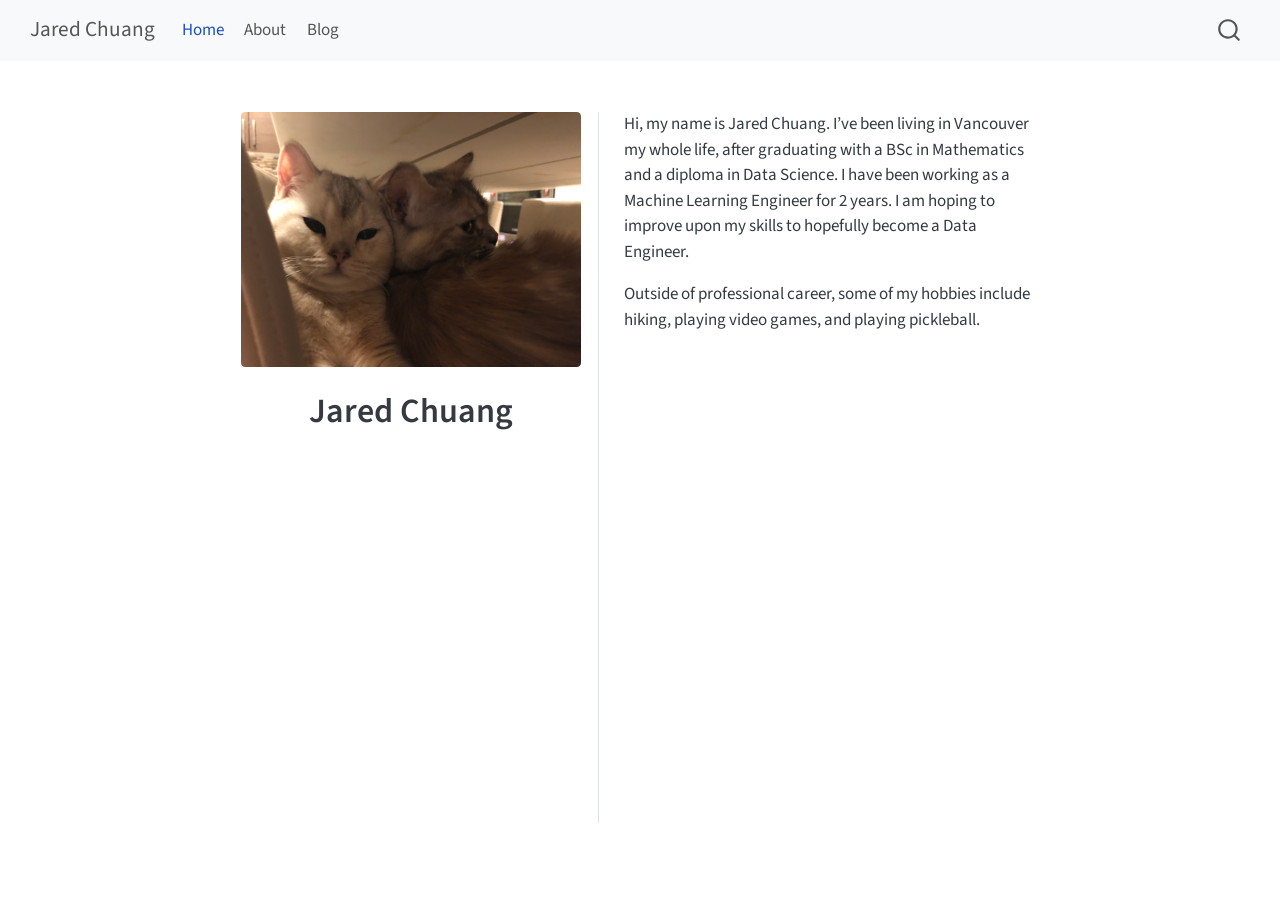
<file: docs/index.html>
<!DOCTYPE html>
<html xmlns="http://www.w3.org/1999/xhtml" lang="en" xml:lang="en"><head>

<meta charset="utf-8">
<meta name="generator" content="quarto-1.10.18">

<meta name="viewport" content="width=device-width, initial-scale=1.0, user-scalable=yes">


<title>Jared Chuang</title>
<style>
/* Default styles provided by pandoc.
** See https://pandoc.org/MANUAL.html#variables-for-html for config info.
*/
span.smallcaps{font-variant: small-caps;}
div.columns{display: flex; gap: 1.5em;}
div.column{flex: auto;}
@media screen {
div.columns{gap: min(4vw, 1.5em);}
div.column{overflow-x: auto;}
}
div.hanging-indent{margin-left: 1.5em; text-indent: -1.5em;}
ul.task-list{list-style: none;}
ul.task-list li input[type="checkbox"] {
  width: 0.8em;
  margin: 0 0.8em 0.2em -1em; /* quarto-specific, see https://github.com/quarto-dev/quarto-cli/issues/4556 */ 
  vertical-align: middle;
}
</style>


<script src="site_libs/quarto-nav/quarto-nav.js"></script>
<script src="site_libs/quarto-nav/headroom.min.js"></script>
<script src="site_libs/clipboard/clipboard.min.js"></script>
<script src="site_libs/quarto-search/autocomplete.umd.js"></script>
<script src="site_libs/quarto-search/fuse.min.js"></script>
<script src="site_libs/quarto-search/quarto-search.js"></script>
<meta name="quarto:offset" content="./">
<script src="site_libs/quarto-html/quarto.js" type="module"></script>
<script src="site_libs/quarto-html/tabsets/tabsets.js" type="module"></script>
<script src="site_libs/quarto-html/popper.min.js"></script>
<script src="site_libs/quarto-html/tippy.umd.min.js"></script>
<link href="site_libs/quarto-html/tippy.css" rel="stylesheet">
<link href="site_libs/quarto-html/quarto-syntax-highlighting-64a204ab8560d761af7679ceaba22944.css" rel="stylesheet" id="quarto-text-highlighting-styles">
<script src="site_libs/bootstrap/bootstrap.min.js"></script>
<link href="site_libs/bootstrap/bootstrap-icons.css" rel="stylesheet">
<link href="site_libs/bootstrap/bootstrap-286bed706944ed59a1250a1d58202ec4.min.css" rel="stylesheet" append-hash="true" id="quarto-bootstrap" data-mode="light">
<script id="quarto-search-options" type="application/json">{
  "location": "navbar",
  "copy-button": false,
  "collapse-after": 3,
  "panel-placement": "end",
  "type": "overlay",
  "limit": 50,
  "keyboard-shortcut": [
    "f",
    "/",
    "s"
  ],
  "show-item-context": false,
  "language": {
    "search-no-results-text": "No results",
    "search-matching-documents-text": "matching documents",
    "search-copy-link-title": "Copy link to search",
    "search-hide-matches-text": "Hide additional matches",
    "search-more-match-text": "more match in this document",
    "search-more-matches-text": "more matches in this document",
    "search-clear-button-title": "Clear",
    "search-text-placeholder": "",
    "search-detached-cancel-button-title": "Cancel",
    "search-submit-button-title": "Submit",
    "search-label": "Search"
  }
}</script>


<link rel="stylesheet" href="styles.css">
</head>

<body class="nav-fixed fullcontent quarto-light">

<div id="quarto-search-results"></div>
  <header id="quarto-header" class="headroom fixed-top">
    <nav class="navbar navbar-expand-lg " data-bs-theme="dark">
      <div class="navbar-container container-fluid">
      <div class="navbar-brand-container mx-auto">
    <a class="navbar-brand" href="./index.html">
    <span class="navbar-title">Jared Chuang</span>
    </a>
  </div>
            <div id="quarto-search" class="" title="Search"></div>
          <button class="navbar-toggler" type="button" data-bs-toggle="collapse" data-bs-target="#navbarCollapse" aria-controls="navbarCollapse" role="menu" aria-expanded="false" aria-label="Toggle navigation" onclick="if (window.quartoToggleHeadroom) { window.quartoToggleHeadroom(); }">
  <span class="navbar-toggler-icon"></span>
</button>
          <div class="collapse navbar-collapse" id="navbarCollapse">
            <ul class="navbar-nav navbar-nav-scroll me-auto">
  <li class="nav-item">
    <a class="nav-link active" href="./index.html" aria-current="page"> 
<span class="menu-text">Home</span></a>
  </li>  
  <li class="nav-item">
    <a class="nav-link" href="./about.html"> 
<span class="menu-text">About</span></a>
  </li>  
  <li class="nav-item">
    <a class="nav-link" href="./blog.html"> 
<span class="menu-text">Blog</span></a>
  </li>  
</ul>
          </div> <!-- /navcollapse -->
            <div class="quarto-navbar-tools">
</div>
      </div> <!-- /container-fluid -->
    </nav>
</header>
<!-- content -->
<div id="quarto-content" class="quarto-container page-columns page-rows-contents page-layout-article page-navbar">
<!-- sidebar -->
<!-- margin-sidebar -->
    
<!-- main -->
<div class="quarto-about-trestles">
  <div class="about-entity">
    <img src="images/IMG_3052.jpg" class="about-image
  rounded " style="width: 20em;">
<header id="title-block-header" class="quarto-title-block default">
<div class="quarto-title">
<h1 class="title">Jared Chuang</h1>
</div>
<div class="quarto-title-meta">
  </div>
</header>
  </div>
  <div class="about-contents"><main class="content" id="quarto-document-content">
<p>Hi, my name is Jared Chuang. I’ve been living in Vancouver my whole life, after graduating with a BSc in Mathematics and a diploma in Data Science. I have been working as a Machine Learning Engineer for 2 years. I am hoping to improve upon my skills to hopefully become a Data Engineer.</p>
<p>Outside of professional career, some of my hobbies include hiking, playing video games, and playing pickleball.</p>


</main></div>
</div>
 <!-- /main -->
<script id="quarto-html-after-body" type="application/javascript">
  window.document.addEventListener("DOMContentLoaded", function (event) {
    const isCodeAnnotation = (el) => {
      for (const clz of el.classList) {
        if (clz.startsWith('code-annotation-')) {                     
          return true;
        }
      }
      return false;
    }
    const onCopySuccess = function(e) {
      // button target
      const button = e.trigger;
      // don't keep focus
      button.blur();
      // flash "checked"
      button.classList.add('code-copy-button-checked');
      var currentTitle = button.getAttribute("title");
      button.setAttribute("title", "Copied!");
      let tooltip;
      if (window.bootstrap) {
        button.setAttribute("data-bs-toggle", "tooltip");
        button.setAttribute("data-bs-placement", "left");
        button.setAttribute("data-bs-title", "Copied!");
        tooltip = new bootstrap.Tooltip(button, 
          { trigger: "manual", 
            customClass: "code-copy-button-tooltip",
            offset: [0, -8]});
        tooltip.show();    
      }
      setTimeout(function() {
        if (tooltip) {
          tooltip.hide();
          button.removeAttribute("data-bs-title");
          button.removeAttribute("data-bs-toggle");
          button.removeAttribute("data-bs-placement");
        }
        button.setAttribute("title", currentTitle);
        button.classList.remove('code-copy-button-checked');
      }, 1000);
      // clear code selection
      e.clearSelection();
    }
    const getTextToCopy = function(trigger) {
      const outerScaffold = trigger.parentElement.cloneNode(true);
      const codeEl = outerScaffold.querySelector('code');
      for (const childEl of codeEl.children) {
        if (isCodeAnnotation(childEl)) {
          childEl.remove();
        }
      }
      return codeEl.innerText;
    }
    const clipboard = new window.ClipboardJS('.code-copy-button:not([data-in-quarto-modal])', {
      text: getTextToCopy
    });
    clipboard.on('success', onCopySuccess);
    if (window.document.getElementById('quarto-embedded-source-code-modal')) {
      const clipboardModal = new window.ClipboardJS('.code-copy-button[data-in-quarto-modal]', {
        text: getTextToCopy,
        container: window.document.getElementById('quarto-embedded-source-code-modal')
      });
      clipboardModal.on('success', onCopySuccess);
    }
      var localhostRegex = new RegExp(/^(?:http|https):\/\/localhost\:?[0-9]*\//);
      var mailtoRegex = new RegExp(/^mailto:/);
        var filterRegex = new RegExp('/' + window.location.host + '/');
      var isInternal = (href) => {
          return filterRegex.test(href) || localhostRegex.test(href) || mailtoRegex.test(href);
      }
      // Inspect non-navigation links and adorn them if external
     var links = window.document.querySelectorAll('a[href]:not(.nav-link):not(.navbar-brand):not(.toc-action):not(.sidebar-link):not(.sidebar-item-toggle):not(.pagination-link):not(.no-external):not([aria-hidden]):not(.dropdown-item):not(.quarto-navigation-tool):not(.about-link)');
      for (var i=0; i<links.length; i++) {
        const link = links[i];
        if (!isInternal(link.href)) {
          // undo the damage that might have been done by quarto-nav.js in the case of
          // links that we want to consider external
          if (link.dataset.originalHref !== undefined) {
            link.href = link.dataset.originalHref;
          }
        }
      }
    function tippyHover(el, contentFn, onTriggerFn, onUntriggerFn) {
      const config = {
        allowHTML: true,
        maxWidth: 500,
        delay: 100,
        arrow: false,
        appendTo: function(el) {
            return el.parentElement;
        },
        interactive: true,
        interactiveBorder: 10,
        theme: 'quarto',
        placement: 'bottom-start',
      };
      if (contentFn) {
        config.content = contentFn;
      }
      if (onTriggerFn) {
        config.onTrigger = onTriggerFn;
      }
      if (onUntriggerFn) {
        config.onUntrigger = onUntriggerFn;
      }
      window.tippy(el, config); 
    }
    const noterefs = window.document.querySelectorAll('a[role="doc-noteref"]');
    for (var i=0; i<noterefs.length; i++) {
      const ref = noterefs[i];
      tippyHover(ref, function() {
        // use id or data attribute instead here
        let href = ref.getAttribute('data-footnote-href') || ref.getAttribute('href');
        try { href = new URL(href).hash; } catch {}
        const id = href.replace(/^#\/?/, "");
        const note = window.document.getElementById(id);
        if (note) {
          return note.innerHTML;
        } else {
          return "";
        }
      });
    }
    const xrefs = window.document.querySelectorAll('a.quarto-xref');
    const processXRef = (id, note) => {
      // Strip column container classes
      const stripColumnClz = (el) => {
        el.classList.remove("page-full", "page-columns");
        if (el.children) {
          for (const child of el.children) {
            stripColumnClz(child);
          }
        }
      }
      stripColumnClz(note)
      if (id === null || id.startsWith('sec-')) {
        // Special case sections, only their first couple elements
        const container = document.createElement("div");
        if (note.children && note.children.length > 2) {
          container.appendChild(note.children[0].cloneNode(true));
          for (let i = 1; i < note.children.length; i++) {
            const child = note.children[i];
            if (child.tagName === "P" && child.innerText === "") {
              continue;
            } else {
              container.appendChild(child.cloneNode(true));
              break;
            }
          }
          if (window.Quarto?.typesetMath) {
            window.Quarto.typesetMath(container);
          }
          return container.innerHTML
        } else {
          if (window.Quarto?.typesetMath) {
            window.Quarto.typesetMath(note);
          }
          return note.innerHTML;
        }
      } else {
        // Remove any anchor links if they are present
        const anchorLink = note.querySelector('a.anchorjs-link');
        if (anchorLink) {
          anchorLink.remove();
        }
        if (window.Quarto?.typesetMath) {
          window.Quarto.typesetMath(note);
        }
        if (note.classList.contains("callout")) {
          return note.outerHTML;
        } else {
          return note.innerHTML;
        }
      }
    }
    for (var i=0; i<xrefs.length; i++) {
      const xref = xrefs[i];
      tippyHover(xref, undefined, function(instance) {
        instance.disable();
        let url = xref.getAttribute('href');
        let hash = undefined; 
        if (url.startsWith('#')) {
          hash = url;
        } else {
          try { hash = new URL(url).hash; } catch {}
        }
        if (hash) {
          const id = hash.replace(/^#\/?/, "");
          const note = window.document.getElementById(id);
          if (note !== null) {
            try {
              const html = processXRef(id, note.cloneNode(true));
              instance.setContent(html);
            } finally {
              instance.enable();
              instance.show();
            }
          } else {
            // See if we can fetch this
            fetch(url.split('#')[0])
            .then(res => res.text())
            .then(html => {
              const parser = new DOMParser();
              const htmlDoc = parser.parseFromString(html, "text/html");
              const note = htmlDoc.getElementById(id);
              if (note !== null) {
                const html = processXRef(id, note);
                instance.setContent(html);
              } 
            }).finally(() => {
              instance.enable();
              instance.show();
            });
          }
        } else {
          // See if we can fetch a full url (with no hash to target)
          // This is a special case and we should probably do some content thinning / targeting
          fetch(url)
          .then(res => res.text())
          .then(html => {
            const parser = new DOMParser();
            const htmlDoc = parser.parseFromString(html, "text/html");
            const note = htmlDoc.querySelector('main.content');
            if (note !== null) {
              // This should only happen for chapter cross references
              // (since there is no id in the URL)
              // remove the first header
              if (note.children.length > 0 && note.children[0].tagName === "HEADER") {
                note.children[0].remove();
              }
              const html = processXRef(null, note);
              instance.setContent(html);
            } 
          }).finally(() => {
            instance.enable();
            instance.show();
          });
        }
      }, function(instance) {
      });
    }
        let selectedAnnoteEl;
        const selectorForAnnotation = ( cell, annotation) => {
          let cellAttr = 'data-code-cell="' + cell + '"';
          let lineAttr = 'data-code-annotation="' +  annotation + '"';
          const selector = 'span[' + cellAttr + '][' + lineAttr + ']';
          return selector;
        }
        const selectCodeLines = (annoteEl) => {
          const doc = window.document;
          const targetCell = annoteEl.getAttribute("data-target-cell");
          const targetAnnotation = annoteEl.getAttribute("data-target-annotation");
          const annoteSpan = window.document.querySelector(selectorForAnnotation(targetCell, targetAnnotation));
          const lines = annoteSpan.getAttribute("data-code-lines").split(",");
          const lineIds = lines.map((line) => {
            return targetCell + "-" + line;
          })
          let top = null;
          let height = null;
          let parent = null;
          if (lineIds.length > 0) {
              //compute the position of the single el (top and bottom and make a div)
              const el = window.document.getElementById(lineIds[0]);
              top = el.offsetTop;
              height = el.offsetHeight;
              parent = el.parentElement.parentElement;
            if (lineIds.length > 1) {
              const lastEl = window.document.getElementById(lineIds[lineIds.length - 1]);
              const bottom = lastEl.offsetTop + lastEl.offsetHeight;
              height = bottom - top;
            }
            if (top !== null && height !== null && parent !== null) {
              // cook up a div (if necessary) and position it 
              let div = window.document.getElementById("code-annotation-line-highlight");
              if (div === null) {
                div = window.document.createElement("div");
                div.setAttribute("id", "code-annotation-line-highlight");
                div.style.position = 'absolute';
                parent.appendChild(div);
              }
              div.style.top = top - 2 + "px";
              div.style.height = height + 4 + "px";
              div.style.left = 0;
              let gutterDiv = window.document.getElementById("code-annotation-line-highlight-gutter");
              if (gutterDiv === null) {
                gutterDiv = window.document.createElement("div");
                gutterDiv.setAttribute("id", "code-annotation-line-highlight-gutter");
                gutterDiv.style.position = 'absolute';
                const codeCell = window.document.getElementById(targetCell);
                const gutter = codeCell.querySelector('.code-annotation-gutter');
                gutter.appendChild(gutterDiv);
              }
              gutterDiv.style.top = top - 2 + "px";
              gutterDiv.style.height = height + 4 + "px";
            }
            selectedAnnoteEl = annoteEl;
          }
        };
        const unselectCodeLines = () => {
          const elementsIds = ["code-annotation-line-highlight", "code-annotation-line-highlight-gutter"];
          elementsIds.forEach((elId) => {
            const div = window.document.getElementById(elId);
            if (div) {
              div.remove();
            }
          });
          selectedAnnoteEl = undefined;
        };
          // Handle positioning of the toggle
      window.addEventListener(
        "resize",
        throttle(() => {
          elRect = undefined;
          if (selectedAnnoteEl) {
            selectCodeLines(selectedAnnoteEl);
          }
        }, 10)
      );
      function throttle(fn, ms) {
      let throttle = false;
      let timer;
        return (...args) => {
          if(!throttle) { // first call gets through
              fn.apply(this, args);
              throttle = true;
          } else { // all the others get throttled
              if(timer) clearTimeout(timer); // cancel #2
              timer = setTimeout(() => {
                fn.apply(this, args);
                timer = throttle = false;
              }, ms);
          }
        };
      }
        // Attach click handler to the DT
        const annoteDls = window.document.querySelectorAll('dt[data-target-cell]');
        for (const annoteDlNode of annoteDls) {
          annoteDlNode.addEventListener('click', (event) => {
            const clickedEl = event.target;
            if (clickedEl !== selectedAnnoteEl) {
              unselectCodeLines();
              const activeEl = window.document.querySelector('dt[data-target-cell].code-annotation-active');
              if (activeEl) {
                activeEl.classList.remove('code-annotation-active');
              }
              selectCodeLines(clickedEl);
              clickedEl.classList.add('code-annotation-active');
            } else {
              // Unselect the line
              unselectCodeLines();
              clickedEl.classList.remove('code-annotation-active');
            }
          });
        }
    const findCites = (el) => {
      const parentEl = el.parentElement;
      if (parentEl) {
        const cites = parentEl.dataset.cites;
        if (cites) {
          return {
            el,
            cites: cites.split(' ')
          };
        } else {
          return findCites(el.parentElement)
        }
      } else {
        return undefined;
      }
    };
    var bibliorefs = window.document.querySelectorAll('a[role="doc-biblioref"]');
    for (var i=0; i<bibliorefs.length; i++) {
      const ref = bibliorefs[i];
      const citeInfo = findCites(ref);
      if (citeInfo) {
        tippyHover(citeInfo.el, function() {
          var popup = window.document.createElement('div');
          citeInfo.cites.forEach(function(cite) {
            var citeDiv = window.document.createElement('div');
            citeDiv.classList.add('hanging-indent');
            citeDiv.classList.add('csl-entry');
            var biblioDiv = window.document.getElementById('ref-' + cite);
            if (biblioDiv) {
              citeDiv.innerHTML = biblioDiv.innerHTML;
            }
            popup.appendChild(citeDiv);
          });
          return popup.innerHTML;
        });
      }
    }
  });
  </script>
</div> <!-- /content -->




</body></html>
</file>
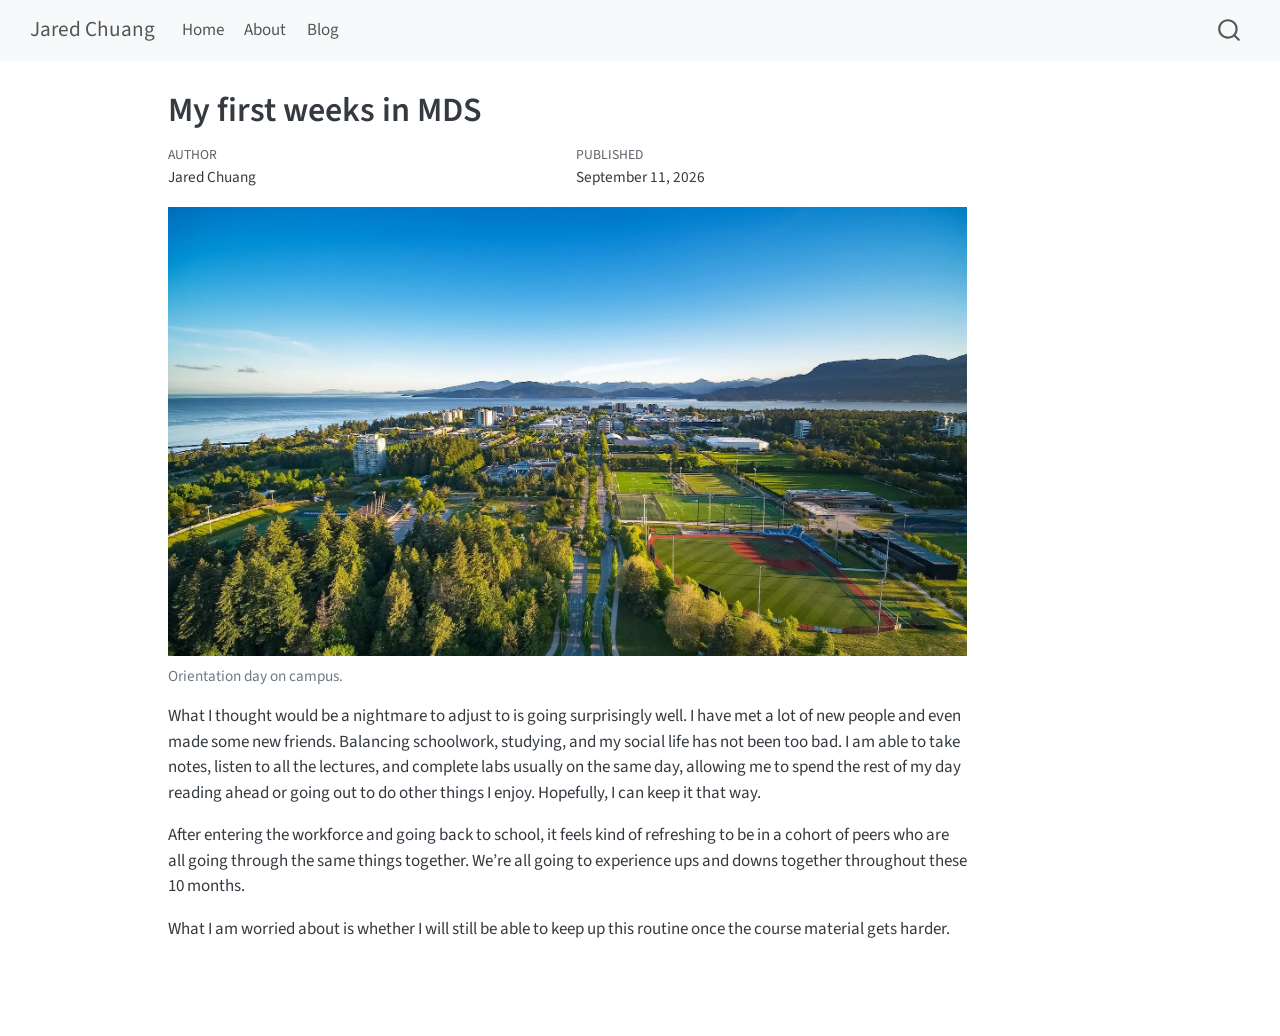
<file: docs/posts/first-weeks/index.html>
<!DOCTYPE html>
<html xmlns="http://www.w3.org/1999/xhtml" lang="en" xml:lang="en"><head>

<meta charset="utf-8">
<meta name="generator" content="quarto-1.10.18">

<meta name="viewport" content="width=device-width, initial-scale=1.0, user-scalable=yes">

<meta name="author" content="Jared Chuang">
<meta name="dcterms.date" content="2026-09-11">

<title>My first weeks in MDS – Jared Chuang</title>
<style>
/* Default styles provided by pandoc.
** See https://pandoc.org/MANUAL.html#variables-for-html for config info.
*/
span.smallcaps{font-variant: small-caps;}
div.columns{display: flex; gap: 1.5em;}
div.column{flex: auto;}
@media screen {
div.columns{gap: min(4vw, 1.5em);}
div.column{overflow-x: auto;}
}
div.hanging-indent{margin-left: 1.5em; text-indent: -1.5em;}
ul.task-list{list-style: none;}
ul.task-list li input[type="checkbox"] {
  width: 0.8em;
  margin: 0 0.8em 0.2em -1em; /* quarto-specific, see https://github.com/quarto-dev/quarto-cli/issues/4556 */ 
  vertical-align: middle;
}
</style>


<script src="../../site_libs/quarto-nav/quarto-nav.js"></script>
<script src="../../site_libs/quarto-nav/headroom.min.js"></script>
<script src="../../site_libs/clipboard/clipboard.min.js"></script>
<script src="../../site_libs/quarto-search/autocomplete.umd.js"></script>
<script src="../../site_libs/quarto-search/fuse.min.js"></script>
<script src="../../site_libs/quarto-search/quarto-search.js"></script>
<meta name="quarto:offset" content="../../">
<script src="../../site_libs/quarto-html/quarto.js" type="module"></script>
<script src="../../site_libs/quarto-html/tabsets/tabsets.js" type="module"></script>
<script src="../../site_libs/quarto-html/popper.min.js"></script>
<script src="../../site_libs/quarto-html/tippy.umd.min.js"></script>
<script src="../../site_libs/quarto-html/anchor.min.js"></script>
<link href="../../site_libs/quarto-html/tippy.css" rel="stylesheet">
<link href="../../site_libs/quarto-html/quarto-syntax-highlighting-64a204ab8560d761af7679ceaba22944.css" rel="stylesheet" id="quarto-text-highlighting-styles">
<script src="../../site_libs/bootstrap/bootstrap.min.js"></script>
<link href="../../site_libs/bootstrap/bootstrap-icons.css" rel="stylesheet">
<link href="../../site_libs/bootstrap/bootstrap-286bed706944ed59a1250a1d58202ec4.min.css" rel="stylesheet" append-hash="true" id="quarto-bootstrap" data-mode="light">
<script id="quarto-search-options" type="application/json">{
  "location": "navbar",
  "copy-button": false,
  "collapse-after": 3,
  "panel-placement": "end",
  "type": "overlay",
  "limit": 50,
  "keyboard-shortcut": [
    "f",
    "/",
    "s"
  ],
  "show-item-context": false,
  "language": {
    "search-no-results-text": "No results",
    "search-matching-documents-text": "matching documents",
    "search-copy-link-title": "Copy link to search",
    "search-hide-matches-text": "Hide additional matches",
    "search-more-match-text": "more match in this document",
    "search-more-matches-text": "more matches in this document",
    "search-clear-button-title": "Clear",
    "search-text-placeholder": "",
    "search-detached-cancel-button-title": "Cancel",
    "search-submit-button-title": "Submit",
    "search-label": "Search"
  }
}</script>


<link rel="stylesheet" href="../../styles.css">
</head>

<body class="nav-fixed quarto-light">

<div id="quarto-search-results"></div>
  <header id="quarto-header" class="headroom fixed-top">
    <nav class="navbar navbar-expand-lg " data-bs-theme="dark">
      <div class="navbar-container container-fluid">
      <div class="navbar-brand-container mx-auto">
    <a class="navbar-brand" href="../../index.html">
    <span class="navbar-title">Jared Chuang</span>
    </a>
  </div>
            <div id="quarto-search" class="" title="Search"></div>
          <button class="navbar-toggler" type="button" data-bs-toggle="collapse" data-bs-target="#navbarCollapse" aria-controls="navbarCollapse" role="menu" aria-expanded="false" aria-label="Toggle navigation" onclick="if (window.quartoToggleHeadroom) { window.quartoToggleHeadroom(); }">
  <span class="navbar-toggler-icon"></span>
</button>
          <div class="collapse navbar-collapse" id="navbarCollapse">
            <ul class="navbar-nav navbar-nav-scroll me-auto">
  <li class="nav-item">
    <a class="nav-link" href="../../index.html"> 
<span class="menu-text">Home</span></a>
  </li>  
  <li class="nav-item">
    <a class="nav-link" href="../../about.html"> 
<span class="menu-text">About</span></a>
  </li>  
  <li class="nav-item">
    <a class="nav-link" href="../../blog.html"> 
<span class="menu-text">Blog</span></a>
  </li>  
</ul>
          </div> <!-- /navcollapse -->
            <div class="quarto-navbar-tools">
</div>
      </div> <!-- /container-fluid -->
    </nav>
</header>
<!-- content -->
<div id="quarto-content" class="quarto-container page-columns page-rows-contents page-layout-article page-navbar">
<!-- sidebar -->
<!-- margin-sidebar -->
    <div id="quarto-margin-sidebar" class="sidebar margin-sidebar zindex-bottom">
        
    </div>
<!-- main -->
<main class="content" id="quarto-document-content">

<header id="title-block-header" class="quarto-title-block default">
<div class="quarto-title">
<h1 class="title">My first weeks in MDS</h1>
</div>



<div class="quarto-title-meta">

    <div>
    <div class="quarto-title-meta-heading">Author</div>
    <div class="quarto-title-meta-contents">
             <p>Jared Chuang </p>
          </div>
  </div>
    
    <div>
    <div class="quarto-title-meta-heading">Published</div>
    <div class="quarto-title-meta-contents">
      <p class="date">September 11, 2026</p>
    </div>
  </div>
  
    
  </div>
  


</header>


<div class="quarto-figure quarto-figure-center">
<figure class="figure">
<p><img src="../../images/ubc-vancouver-campus.webp" class="img-fluid figure-img"></p>
<figcaption>Orientation day on campus.</figcaption>
</figure>
</div>
<p>What I thought would be a nightmare to adjust to is going surprisingly well. I have met a lot of new people and even made some new friends. Balancing schoolwork, studying, and my social life has not been too bad. I am able to take notes, listen to all the lectures, and complete labs usually on the same day, allowing me to spend the rest of my day reading ahead or going out to do other things I enjoy. Hopefully, I can keep it that way.</p>
<p>After entering the workforce and going back to school, it feels kind of refreshing to be in a cohort of peers who are all going through the same things together. We’re all going to experience ups and downs together throughout these 10 months.</p>
<p>What I am worried about is whether I will still be able to keep up this routine once the course material gets harder.</p>



</main> <!-- /main -->
<script id="quarto-html-after-body" type="application/javascript">
  window.document.addEventListener("DOMContentLoaded", function (event) {
    const icon = "";
    const anchorJS = new window.AnchorJS();
    anchorJS.options = {
      placement: 'right',
      icon: icon
    };
    anchorJS.add('.anchored');
    const isCodeAnnotation = (el) => {
      for (const clz of el.classList) {
        if (clz.startsWith('code-annotation-')) {                     
          return true;
        }
      }
      return false;
    }
    const onCopySuccess = function(e) {
      // button target
      const button = e.trigger;
      // don't keep focus
      button.blur();
      // flash "checked"
      button.classList.add('code-copy-button-checked');
      var currentTitle = button.getAttribute("title");
      button.setAttribute("title", "Copied!");
      let tooltip;
      if (window.bootstrap) {
        button.setAttribute("data-bs-toggle", "tooltip");
        button.setAttribute("data-bs-placement", "left");
        button.setAttribute("data-bs-title", "Copied!");
        tooltip = new bootstrap.Tooltip(button, 
          { trigger: "manual", 
            customClass: "code-copy-button-tooltip",
            offset: [0, -8]});
        tooltip.show();    
      }
      setTimeout(function() {
        if (tooltip) {
          tooltip.hide();
          button.removeAttribute("data-bs-title");
          button.removeAttribute("data-bs-toggle");
          button.removeAttribute("data-bs-placement");
        }
        button.setAttribute("title", currentTitle);
        button.classList.remove('code-copy-button-checked');
      }, 1000);
      // clear code selection
      e.clearSelection();
    }
    const getTextToCopy = function(trigger) {
      const outerScaffold = trigger.parentElement.cloneNode(true);
      const codeEl = outerScaffold.querySelector('code');
      for (const childEl of codeEl.children) {
        if (isCodeAnnotation(childEl)) {
          childEl.remove();
        }
      }
      return codeEl.innerText;
    }
    const clipboard = new window.ClipboardJS('.code-copy-button:not([data-in-quarto-modal])', {
      text: getTextToCopy
    });
    clipboard.on('success', onCopySuccess);
    if (window.document.getElementById('quarto-embedded-source-code-modal')) {
      const clipboardModal = new window.ClipboardJS('.code-copy-button[data-in-quarto-modal]', {
        text: getTextToCopy,
        container: window.document.getElementById('quarto-embedded-source-code-modal')
      });
      clipboardModal.on('success', onCopySuccess);
    }
      var localhostRegex = new RegExp(/^(?:http|https):\/\/localhost\:?[0-9]*\//);
      var mailtoRegex = new RegExp(/^mailto:/);
        var filterRegex = new RegExp('/' + window.location.host + '/');
      var isInternal = (href) => {
          return filterRegex.test(href) || localhostRegex.test(href) || mailtoRegex.test(href);
      }
      // Inspect non-navigation links and adorn them if external
     var links = window.document.querySelectorAll('a[href]:not(.nav-link):not(.navbar-brand):not(.toc-action):not(.sidebar-link):not(.sidebar-item-toggle):not(.pagination-link):not(.no-external):not([aria-hidden]):not(.dropdown-item):not(.quarto-navigation-tool):not(.about-link)');
      for (var i=0; i<links.length; i++) {
        const link = links[i];
        if (!isInternal(link.href)) {
          // undo the damage that might have been done by quarto-nav.js in the case of
          // links that we want to consider external
          if (link.dataset.originalHref !== undefined) {
            link.href = link.dataset.originalHref;
          }
        }
      }
    function tippyHover(el, contentFn, onTriggerFn, onUntriggerFn) {
      const config = {
        allowHTML: true,
        maxWidth: 500,
        delay: 100,
        arrow: false,
        appendTo: function(el) {
            return el.parentElement;
        },
        interactive: true,
        interactiveBorder: 10,
        theme: 'quarto',
        placement: 'bottom-start',
      };
      if (contentFn) {
        config.content = contentFn;
      }
      if (onTriggerFn) {
        config.onTrigger = onTriggerFn;
      }
      if (onUntriggerFn) {
        config.onUntrigger = onUntriggerFn;
      }
      window.tippy(el, config); 
    }
    const noterefs = window.document.querySelectorAll('a[role="doc-noteref"]');
    for (var i=0; i<noterefs.length; i++) {
      const ref = noterefs[i];
      tippyHover(ref, function() {
        // use id or data attribute instead here
        let href = ref.getAttribute('data-footnote-href') || ref.getAttribute('href');
        try { href = new URL(href).hash; } catch {}
        const id = href.replace(/^#\/?/, "");
        const note = window.document.getElementById(id);
        if (note) {
          return note.innerHTML;
        } else {
          return "";
        }
      });
    }
    const xrefs = window.document.querySelectorAll('a.quarto-xref');
    const processXRef = (id, note) => {
      // Strip column container classes
      const stripColumnClz = (el) => {
        el.classList.remove("page-full", "page-columns");
        if (el.children) {
          for (const child of el.children) {
            stripColumnClz(child);
          }
        }
      }
      stripColumnClz(note)
      if (id === null || id.startsWith('sec-')) {
        // Special case sections, only their first couple elements
        const container = document.createElement("div");
        if (note.children && note.children.length > 2) {
          container.appendChild(note.children[0].cloneNode(true));
          for (let i = 1; i < note.children.length; i++) {
            const child = note.children[i];
            if (child.tagName === "P" && child.innerText === "") {
              continue;
            } else {
              container.appendChild(child.cloneNode(true));
              break;
            }
          }
          if (window.Quarto?.typesetMath) {
            window.Quarto.typesetMath(container);
          }
          return container.innerHTML
        } else {
          if (window.Quarto?.typesetMath) {
            window.Quarto.typesetMath(note);
          }
          return note.innerHTML;
        }
      } else {
        // Remove any anchor links if they are present
        const anchorLink = note.querySelector('a.anchorjs-link');
        if (anchorLink) {
          anchorLink.remove();
        }
        if (window.Quarto?.typesetMath) {
          window.Quarto.typesetMath(note);
        }
        if (note.classList.contains("callout")) {
          return note.outerHTML;
        } else {
          return note.innerHTML;
        }
      }
    }
    for (var i=0; i<xrefs.length; i++) {
      const xref = xrefs[i];
      tippyHover(xref, undefined, function(instance) {
        instance.disable();
        let url = xref.getAttribute('href');
        let hash = undefined; 
        if (url.startsWith('#')) {
          hash = url;
        } else {
          try { hash = new URL(url).hash; } catch {}
        }
        if (hash) {
          const id = hash.replace(/^#\/?/, "");
          const note = window.document.getElementById(id);
          if (note !== null) {
            try {
              const html = processXRef(id, note.cloneNode(true));
              instance.setContent(html);
            } finally {
              instance.enable();
              instance.show();
            }
          } else {
            // See if we can fetch this
            fetch(url.split('#')[0])
            .then(res => res.text())
            .then(html => {
              const parser = new DOMParser();
              const htmlDoc = parser.parseFromString(html, "text/html");
              const note = htmlDoc.getElementById(id);
              if (note !== null) {
                const html = processXRef(id, note);
                instance.setContent(html);
              } 
            }).finally(() => {
              instance.enable();
              instance.show();
            });
          }
        } else {
          // See if we can fetch a full url (with no hash to target)
          // This is a special case and we should probably do some content thinning / targeting
          fetch(url)
          .then(res => res.text())
          .then(html => {
            const parser = new DOMParser();
            const htmlDoc = parser.parseFromString(html, "text/html");
            const note = htmlDoc.querySelector('main.content');
            if (note !== null) {
              // This should only happen for chapter cross references
              // (since there is no id in the URL)
              // remove the first header
              if (note.children.length > 0 && note.children[0].tagName === "HEADER") {
                note.children[0].remove();
              }
              const html = processXRef(null, note);
              instance.setContent(html);
            } 
          }).finally(() => {
            instance.enable();
            instance.show();
          });
        }
      }, function(instance) {
      });
    }
        let selectedAnnoteEl;
        const selectorForAnnotation = ( cell, annotation) => {
          let cellAttr = 'data-code-cell="' + cell + '"';
          let lineAttr = 'data-code-annotation="' +  annotation + '"';
          const selector = 'span[' + cellAttr + '][' + lineAttr + ']';
          return selector;
        }
        const selectCodeLines = (annoteEl) => {
          const doc = window.document;
          const targetCell = annoteEl.getAttribute("data-target-cell");
          const targetAnnotation = annoteEl.getAttribute("data-target-annotation");
          const annoteSpan = window.document.querySelector(selectorForAnnotation(targetCell, targetAnnotation));
          const lines = annoteSpan.getAttribute("data-code-lines").split(",");
          const lineIds = lines.map((line) => {
            return targetCell + "-" + line;
          })
          let top = null;
          let height = null;
          let parent = null;
          if (lineIds.length > 0) {
              //compute the position of the single el (top and bottom and make a div)
              const el = window.document.getElementById(lineIds[0]);
              top = el.offsetTop;
              height = el.offsetHeight;
              parent = el.parentElement.parentElement;
            if (lineIds.length > 1) {
              const lastEl = window.document.getElementById(lineIds[lineIds.length - 1]);
              const bottom = lastEl.offsetTop + lastEl.offsetHeight;
              height = bottom - top;
            }
            if (top !== null && height !== null && parent !== null) {
              // cook up a div (if necessary) and position it 
              let div = window.document.getElementById("code-annotation-line-highlight");
              if (div === null) {
                div = window.document.createElement("div");
                div.setAttribute("id", "code-annotation-line-highlight");
                div.style.position = 'absolute';
                parent.appendChild(div);
              }
              div.style.top = top - 2 + "px";
              div.style.height = height + 4 + "px";
              div.style.left = 0;
              let gutterDiv = window.document.getElementById("code-annotation-line-highlight-gutter");
              if (gutterDiv === null) {
                gutterDiv = window.document.createElement("div");
                gutterDiv.setAttribute("id", "code-annotation-line-highlight-gutter");
                gutterDiv.style.position = 'absolute';
                const codeCell = window.document.getElementById(targetCell);
                const gutter = codeCell.querySelector('.code-annotation-gutter');
                gutter.appendChild(gutterDiv);
              }
              gutterDiv.style.top = top - 2 + "px";
              gutterDiv.style.height = height + 4 + "px";
            }
            selectedAnnoteEl = annoteEl;
          }
        };
        const unselectCodeLines = () => {
          const elementsIds = ["code-annotation-line-highlight", "code-annotation-line-highlight-gutter"];
          elementsIds.forEach((elId) => {
            const div = window.document.getElementById(elId);
            if (div) {
              div.remove();
            }
          });
          selectedAnnoteEl = undefined;
        };
          // Handle positioning of the toggle
      window.addEventListener(
        "resize",
        throttle(() => {
          elRect = undefined;
          if (selectedAnnoteEl) {
            selectCodeLines(selectedAnnoteEl);
          }
        }, 10)
      );
      function throttle(fn, ms) {
      let throttle = false;
      let timer;
        return (...args) => {
          if(!throttle) { // first call gets through
              fn.apply(this, args);
              throttle = true;
          } else { // all the others get throttled
              if(timer) clearTimeout(timer); // cancel #2
              timer = setTimeout(() => {
                fn.apply(this, args);
                timer = throttle = false;
              }, ms);
          }
        };
      }
        // Attach click handler to the DT
        const annoteDls = window.document.querySelectorAll('dt[data-target-cell]');
        for (const annoteDlNode of annoteDls) {
          annoteDlNode.addEventListener('click', (event) => {
            const clickedEl = event.target;
            if (clickedEl !== selectedAnnoteEl) {
              unselectCodeLines();
              const activeEl = window.document.querySelector('dt[data-target-cell].code-annotation-active');
              if (activeEl) {
                activeEl.classList.remove('code-annotation-active');
              }
              selectCodeLines(clickedEl);
              clickedEl.classList.add('code-annotation-active');
            } else {
              // Unselect the line
              unselectCodeLines();
              clickedEl.classList.remove('code-annotation-active');
            }
          });
        }
    const findCites = (el) => {
      const parentEl = el.parentElement;
      if (parentEl) {
        const cites = parentEl.dataset.cites;
        if (cites) {
          return {
            el,
            cites: cites.split(' ')
          };
        } else {
          return findCites(el.parentElement)
        }
      } else {
        return undefined;
      }
    };
    var bibliorefs = window.document.querySelectorAll('a[role="doc-biblioref"]');
    for (var i=0; i<bibliorefs.length; i++) {
      const ref = bibliorefs[i];
      const citeInfo = findCites(ref);
      if (citeInfo) {
        tippyHover(citeInfo.el, function() {
          var popup = window.document.createElement('div');
          citeInfo.cites.forEach(function(cite) {
            var citeDiv = window.document.createElement('div');
            citeDiv.classList.add('hanging-indent');
            citeDiv.classList.add('csl-entry');
            var biblioDiv = window.document.getElementById('ref-' + cite);
            if (biblioDiv) {
              citeDiv.innerHTML = biblioDiv.innerHTML;
            }
            popup.appendChild(citeDiv);
          });
          return popup.innerHTML;
        });
      }
    }
  });
  </script>
</div> <!-- /content -->




</body></html>
</file>
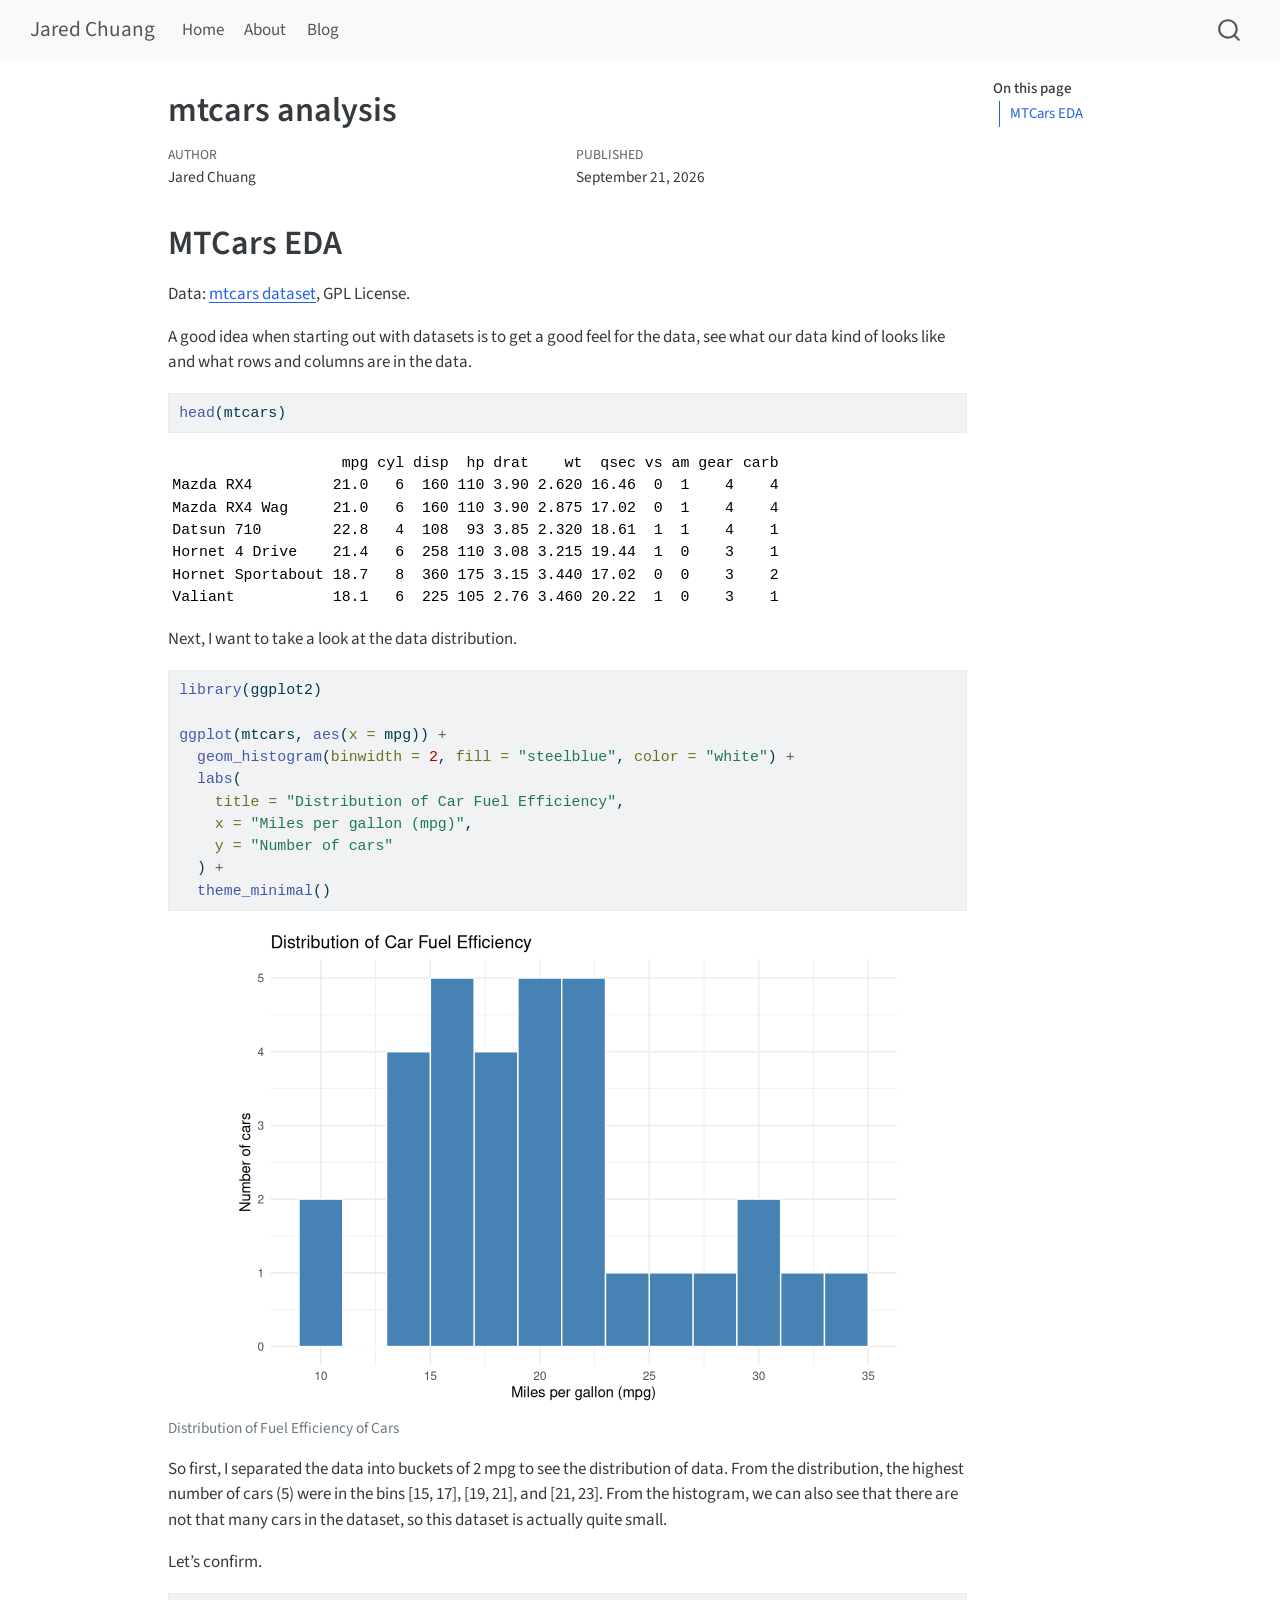
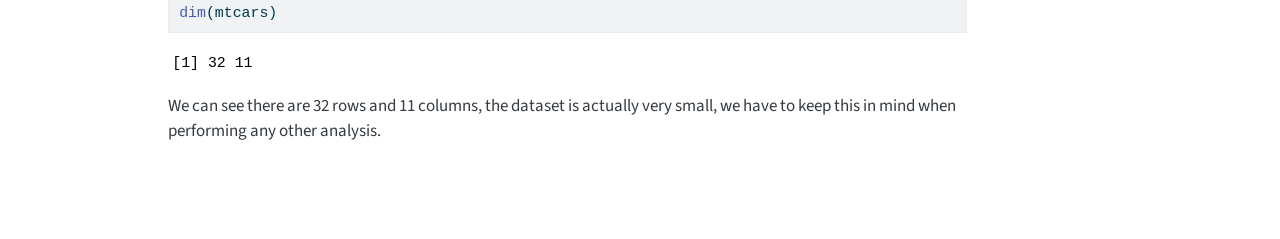
<file: docs/posts/mtcars/index.html>
<!DOCTYPE html>
<html xmlns="http://www.w3.org/1999/xhtml" lang="en" xml:lang="en"><head>

<meta charset="utf-8">
<meta name="generator" content="quarto-1.10.18">

<meta name="viewport" content="width=device-width, initial-scale=1.0, user-scalable=yes">

<meta name="author" content="Jared Chuang">
<meta name="dcterms.date" content="2026-09-21">

<title>mtcars analysis – Jared Chuang</title>
<style>
/* Default styles provided by pandoc.
** See https://pandoc.org/MANUAL.html#variables-for-html for config info.
*/
span.smallcaps{font-variant: small-caps;}
div.columns{display: flex; gap: 1.5em;}
div.column{flex: auto;}
@media screen {
div.columns{gap: min(4vw, 1.5em);}
div.column{overflow-x: auto;}
}
div.hanging-indent{margin-left: 1.5em; text-indent: -1.5em;}
ul.task-list{list-style: none;}
ul.task-list li input[type="checkbox"] {
  width: 0.8em;
  margin: 0 0.8em 0.2em -1em; /* quarto-specific, see https://github.com/quarto-dev/quarto-cli/issues/4556 */ 
  vertical-align: middle;
}
/* CSS for syntax highlighting */
html { -webkit-text-size-adjust: 100%; }
pre > code.sourceCode { white-space: pre; position: relative; }
pre > code.sourceCode > span { display: inline-block; line-height: 1.25; }
pre > code.sourceCode > span:empty { height: 1.2em; }
.sourceCode { overflow: visible; }
code.sourceCode > span { color: inherit; text-decoration: inherit; }
div.sourceCode { margin: 1em 0; }
pre.sourceCode { margin: 0; }
@media screen {
div.sourceCode { overflow: auto; }
}
@media print {
pre > code.sourceCode { white-space: pre-wrap; }
pre > code.sourceCode > span { text-indent: -5em; padding-left: 5em; }
}
pre.numberSource code
  { counter-reset: source-line 0; }
pre.numberSource code > span
  { position: relative; left: -4em; counter-increment: source-line; }
pre.numberSource code > span > a:first-child::before
  { content: counter(source-line);
    position: relative; left: -1em; text-align: right; vertical-align: baseline;
    border: none; display: inline-block;
    -webkit-touch-callout: none; -webkit-user-select: none;
    -khtml-user-select: none; -moz-user-select: none;
    -ms-user-select: none; user-select: none;
    padding: 0 4px; width: 4em;
  }
pre.numberSource { margin-left: 3em;  padding-left: 4px; }
div.sourceCode
  {   }
@media screen {
pre > code.sourceCode > span > a:first-child::before { text-decoration: underline; }
}
</style>


<script src="../../site_libs/quarto-nav/quarto-nav.js"></script>
<script src="../../site_libs/quarto-nav/headroom.min.js"></script>
<script src="../../site_libs/clipboard/clipboard.min.js"></script>
<script src="../../site_libs/quarto-search/autocomplete.umd.js"></script>
<script src="../../site_libs/quarto-search/fuse.min.js"></script>
<script src="../../site_libs/quarto-search/quarto-search.js"></script>
<meta name="quarto:offset" content="../../">
<script src="../../site_libs/quarto-html/quarto.js" type="module"></script>
<script src="../../site_libs/quarto-html/tabsets/tabsets.js" type="module"></script>
<script src="../../site_libs/quarto-html/popper.min.js"></script>
<script src="../../site_libs/quarto-html/tippy.umd.min.js"></script>
<script src="../../site_libs/quarto-html/anchor.min.js"></script>
<link href="../../site_libs/quarto-html/tippy.css" rel="stylesheet">
<link href="../../site_libs/quarto-html/quarto-syntax-highlighting-64a204ab8560d761af7679ceaba22944.css" rel="stylesheet" id="quarto-text-highlighting-styles">
<script src="../../site_libs/bootstrap/bootstrap.min.js"></script>
<link href="../../site_libs/bootstrap/bootstrap-icons.css" rel="stylesheet">
<link href="../../site_libs/bootstrap/bootstrap-286bed706944ed59a1250a1d58202ec4.min.css" rel="stylesheet" append-hash="true" id="quarto-bootstrap" data-mode="light">
<script id="quarto-search-options" type="application/json">{
  "location": "navbar",
  "copy-button": false,
  "collapse-after": 3,
  "panel-placement": "end",
  "type": "overlay",
  "limit": 50,
  "keyboard-shortcut": [
    "f",
    "/",
    "s"
  ],
  "show-item-context": false,
  "language": {
    "search-no-results-text": "No results",
    "search-matching-documents-text": "matching documents",
    "search-copy-link-title": "Copy link to search",
    "search-hide-matches-text": "Hide additional matches",
    "search-more-match-text": "more match in this document",
    "search-more-matches-text": "more matches in this document",
    "search-clear-button-title": "Clear",
    "search-text-placeholder": "",
    "search-detached-cancel-button-title": "Cancel",
    "search-submit-button-title": "Submit",
    "search-label": "Search"
  }
}</script>


<link rel="stylesheet" href="../../styles.css">
</head>

<body class="nav-fixed quarto-light">

<div id="quarto-search-results"></div>
  <header id="quarto-header" class="headroom fixed-top">
    <nav class="navbar navbar-expand-lg " data-bs-theme="dark">
      <div class="navbar-container container-fluid">
      <div class="navbar-brand-container mx-auto">
    <a class="navbar-brand" href="../../index.html">
    <span class="navbar-title">Jared Chuang</span>
    </a>
  </div>
            <div id="quarto-search" class="" title="Search"></div>
          <button class="navbar-toggler" type="button" data-bs-toggle="collapse" data-bs-target="#navbarCollapse" aria-controls="navbarCollapse" role="menu" aria-expanded="false" aria-label="Toggle navigation" onclick="if (window.quartoToggleHeadroom) { window.quartoToggleHeadroom(); }">
  <span class="navbar-toggler-icon"></span>
</button>
          <div class="collapse navbar-collapse" id="navbarCollapse">
            <ul class="navbar-nav navbar-nav-scroll me-auto">
  <li class="nav-item">
    <a class="nav-link" href="../../index.html"> 
<span class="menu-text">Home</span></a>
  </li>  
  <li class="nav-item">
    <a class="nav-link" href="../../about.html"> 
<span class="menu-text">About</span></a>
  </li>  
  <li class="nav-item">
    <a class="nav-link" href="../../blog.html"> 
<span class="menu-text">Blog</span></a>
  </li>  
</ul>
          </div> <!-- /navcollapse -->
            <div class="quarto-navbar-tools">
</div>
      </div> <!-- /container-fluid -->
    </nav>
</header>
<!-- content -->
<div id="quarto-content" class="quarto-container page-columns page-rows-contents page-layout-article page-navbar">
<!-- sidebar -->
<!-- margin-sidebar -->
    <div id="quarto-margin-sidebar" class="sidebar margin-sidebar">
        <nav id="TOC" role="doc-toc" class="toc-active">
    <h2 id="toc-title">On this page</h2>
   
  <ul>
  <li><a href="#mtcars-eda" id="toc-mtcars-eda" class="nav-link active" data-scroll-target="#mtcars-eda">MTCars EDA</a></li>
  </ul>
</nav>
    </div>
<!-- main -->
<main class="content" id="quarto-document-content">

<header id="title-block-header" class="quarto-title-block default">
<div class="quarto-title">
<h1 class="title">mtcars analysis</h1>
</div>



<div class="quarto-title-meta">

    <div>
    <div class="quarto-title-meta-heading">Author</div>
    <div class="quarto-title-meta-contents">
             <p>Jared Chuang </p>
          </div>
  </div>
    
    <div>
    <div class="quarto-title-meta-heading">Published</div>
    <div class="quarto-title-meta-contents">
      <p class="date">September 21, 2026</p>
    </div>
  </div>
  
    
  </div>
  


</header>


<section id="mtcars-eda" class="level1">
<h1>MTCars EDA</h1>
<p>Data: <a href="https://www.rdocumentation.org/packages/datasets/versions/3.6.2/topics/mtcars">mtcars dataset</a>, GPL License.</p>
<p>A good idea when starting out with datasets is to get a good feel for the data, see what our data kind of looks like and what rows and columns are in the data.</p>
<div class="cell">
<div class="code-copy-outer-scaffold"><div class="sourceCode cell-code" id="cb1"><pre class="sourceCode r code-with-copy"><code class="sourceCode r"><span id="cb1-1"><a href="#cb1-1" aria-hidden="true" tabindex="-1"></a><span class="fu">head</span>(mtcars)</span></code></pre></div><button title="Copy to Clipboard" class="code-copy-button"><i class="bi"></i></button></div>
<div class="cell-output cell-output-stdout">
<pre><code>                   mpg cyl disp  hp drat    wt  qsec vs am gear carb
Mazda RX4         21.0   6  160 110 3.90 2.620 16.46  0  1    4    4
Mazda RX4 Wag     21.0   6  160 110 3.90 2.875 17.02  0  1    4    4
Datsun 710        22.8   4  108  93 3.85 2.320 18.61  1  1    4    1
Hornet 4 Drive    21.4   6  258 110 3.08 3.215 19.44  1  0    3    1
Hornet Sportabout 18.7   8  360 175 3.15 3.440 17.02  0  0    3    2
Valiant           18.1   6  225 105 2.76 3.460 20.22  1  0    3    1</code></pre>
</div>
</div>
<p>Next, I want to take a look at the data distribution.</p>
<div class="cell">
<div class="code-copy-outer-scaffold"><div class="sourceCode cell-code" id="cb3"><pre class="sourceCode r code-with-copy"><code class="sourceCode r"><span id="cb3-1"><a href="#cb3-1" aria-hidden="true" tabindex="-1"></a><span class="fu">library</span>(ggplot2)</span>
<span id="cb3-2"><a href="#cb3-2" aria-hidden="true" tabindex="-1"></a></span>
<span id="cb3-3"><a href="#cb3-3" aria-hidden="true" tabindex="-1"></a><span class="fu">ggplot</span>(mtcars, <span class="fu">aes</span>(<span class="at">x =</span> mpg)) <span class="sc">+</span></span>
<span id="cb3-4"><a href="#cb3-4" aria-hidden="true" tabindex="-1"></a>  <span class="fu">geom_histogram</span>(<span class="at">binwidth =</span> <span class="dv">2</span>, <span class="at">fill =</span> <span class="st">"steelblue"</span>, <span class="at">color =</span> <span class="st">"white"</span>) <span class="sc">+</span></span>
<span id="cb3-5"><a href="#cb3-5" aria-hidden="true" tabindex="-1"></a>  <span class="fu">labs</span>(</span>
<span id="cb3-6"><a href="#cb3-6" aria-hidden="true" tabindex="-1"></a>    <span class="at">title =</span> <span class="st">"Distribution of Car Fuel Efficiency"</span>,</span>
<span id="cb3-7"><a href="#cb3-7" aria-hidden="true" tabindex="-1"></a>    <span class="at">x =</span> <span class="st">"Miles per gallon (mpg)"</span>,</span>
<span id="cb3-8"><a href="#cb3-8" aria-hidden="true" tabindex="-1"></a>    <span class="at">y =</span> <span class="st">"Number of cars"</span></span>
<span id="cb3-9"><a href="#cb3-9" aria-hidden="true" tabindex="-1"></a>  ) <span class="sc">+</span></span>
<span id="cb3-10"><a href="#cb3-10" aria-hidden="true" tabindex="-1"></a>  <span class="fu">theme_minimal</span>()</span></code></pre></div><button title="Copy to Clipboard" class="code-copy-button"><i class="bi"></i></button></div>
<div class="cell-output-display">
<div class="quarto-figure quarto-figure-center">
<figure class="figure">
<p><img src="index_files/figure-html/MTCars Distribution of Fuel Efficiency-1.png" class="img-fluid figure-img" width="672"></p>
<figcaption>Distribution of Fuel Efficiency of Cars</figcaption>
</figure>
</div>
</div>
</div>
<p>So first, I separated the data into buckets of 2 mpg to see the distribution of data. From the distribution, the highest number of cars (5) were in the bins [15, 17], [19, 21], and [21, 23]. From the histogram, we can also see that there are not that many cars in the dataset, so this dataset is actually quite small.</p>
<p>Let’s confirm.</p>
<div class="cell">
<div class="code-copy-outer-scaffold"><div class="sourceCode cell-code" id="cb4"><pre class="sourceCode r code-with-copy"><code class="sourceCode r"><span id="cb4-1"><a href="#cb4-1" aria-hidden="true" tabindex="-1"></a><span class="fu">dim</span>(mtcars)</span></code></pre></div><button title="Copy to Clipboard" class="code-copy-button"><i class="bi"></i></button></div>
<div class="cell-output cell-output-stdout">
<pre><code>[1] 32 11</code></pre>
</div>
</div>
<p>We can see there are 32 rows and 11 columns, the dataset is actually very small, we have to keep this in mind when performing any other analysis.</p>


</section>

</main> <!-- /main -->
<script id="quarto-html-after-body" type="application/javascript">
  window.document.addEventListener("DOMContentLoaded", function (event) {
    const icon = "";
    const anchorJS = new window.AnchorJS();
    anchorJS.options = {
      placement: 'right',
      icon: icon
    };
    anchorJS.add('.anchored');
    const isCodeAnnotation = (el) => {
      for (const clz of el.classList) {
        if (clz.startsWith('code-annotation-')) {                     
          return true;
        }
      }
      return false;
    }
    const onCopySuccess = function(e) {
      // button target
      const button = e.trigger;
      // don't keep focus
      button.blur();
      // flash "checked"
      button.classList.add('code-copy-button-checked');
      var currentTitle = button.getAttribute("title");
      button.setAttribute("title", "Copied!");
      let tooltip;
      if (window.bootstrap) {
        button.setAttribute("data-bs-toggle", "tooltip");
        button.setAttribute("data-bs-placement", "left");
        button.setAttribute("data-bs-title", "Copied!");
        tooltip = new bootstrap.Tooltip(button, 
          { trigger: "manual", 
            customClass: "code-copy-button-tooltip",
            offset: [0, -8]});
        tooltip.show();    
      }
      setTimeout(function() {
        if (tooltip) {
          tooltip.hide();
          button.removeAttribute("data-bs-title");
          button.removeAttribute("data-bs-toggle");
          button.removeAttribute("data-bs-placement");
        }
        button.setAttribute("title", currentTitle);
        button.classList.remove('code-copy-button-checked');
      }, 1000);
      // clear code selection
      e.clearSelection();
    }
    const getTextToCopy = function(trigger) {
      const outerScaffold = trigger.parentElement.cloneNode(true);
      const codeEl = outerScaffold.querySelector('code');
      for (const childEl of codeEl.children) {
        if (isCodeAnnotation(childEl)) {
          childEl.remove();
        }
      }
      return codeEl.innerText;
    }
    const clipboard = new window.ClipboardJS('.code-copy-button:not([data-in-quarto-modal])', {
      text: getTextToCopy
    });
    clipboard.on('success', onCopySuccess);
    if (window.document.getElementById('quarto-embedded-source-code-modal')) {
      const clipboardModal = new window.ClipboardJS('.code-copy-button[data-in-quarto-modal]', {
        text: getTextToCopy,
        container: window.document.getElementById('quarto-embedded-source-code-modal')
      });
      clipboardModal.on('success', onCopySuccess);
    }
      var localhostRegex = new RegExp(/^(?:http|https):\/\/localhost\:?[0-9]*\//);
      var mailtoRegex = new RegExp(/^mailto:/);
        var filterRegex = new RegExp('/' + window.location.host + '/');
      var isInternal = (href) => {
          return filterRegex.test(href) || localhostRegex.test(href) || mailtoRegex.test(href);
      }
      // Inspect non-navigation links and adorn them if external
     var links = window.document.querySelectorAll('a[href]:not(.nav-link):not(.navbar-brand):not(.toc-action):not(.sidebar-link):not(.sidebar-item-toggle):not(.pagination-link):not(.no-external):not([aria-hidden]):not(.dropdown-item):not(.quarto-navigation-tool):not(.about-link)');
      for (var i=0; i<links.length; i++) {
        const link = links[i];
        if (!isInternal(link.href)) {
          // undo the damage that might have been done by quarto-nav.js in the case of
          // links that we want to consider external
          if (link.dataset.originalHref !== undefined) {
            link.href = link.dataset.originalHref;
          }
        }
      }
    function tippyHover(el, contentFn, onTriggerFn, onUntriggerFn) {
      const config = {
        allowHTML: true,
        maxWidth: 500,
        delay: 100,
        arrow: false,
        appendTo: function(el) {
            return el.parentElement;
        },
        interactive: true,
        interactiveBorder: 10,
        theme: 'quarto',
        placement: 'bottom-start',
      };
      if (contentFn) {
        config.content = contentFn;
      }
      if (onTriggerFn) {
        config.onTrigger = onTriggerFn;
      }
      if (onUntriggerFn) {
        config.onUntrigger = onUntriggerFn;
      }
      window.tippy(el, config); 
    }
    const noterefs = window.document.querySelectorAll('a[role="doc-noteref"]');
    for (var i=0; i<noterefs.length; i++) {
      const ref = noterefs[i];
      tippyHover(ref, function() {
        // use id or data attribute instead here
        let href = ref.getAttribute('data-footnote-href') || ref.getAttribute('href');
        try { href = new URL(href).hash; } catch {}
        const id = href.replace(/^#\/?/, "");
        const note = window.document.getElementById(id);
        if (note) {
          return note.innerHTML;
        } else {
          return "";
        }
      });
    }
    const xrefs = window.document.querySelectorAll('a.quarto-xref');
    const processXRef = (id, note) => {
      // Strip column container classes
      const stripColumnClz = (el) => {
        el.classList.remove("page-full", "page-columns");
        if (el.children) {
          for (const child of el.children) {
            stripColumnClz(child);
          }
        }
      }
      stripColumnClz(note)
      if (id === null || id.startsWith('sec-')) {
        // Special case sections, only their first couple elements
        const container = document.createElement("div");
        if (note.children && note.children.length > 2) {
          container.appendChild(note.children[0].cloneNode(true));
          for (let i = 1; i < note.children.length; i++) {
            const child = note.children[i];
            if (child.tagName === "P" && child.innerText === "") {
              continue;
            } else {
              container.appendChild(child.cloneNode(true));
              break;
            }
          }
          if (window.Quarto?.typesetMath) {
            window.Quarto.typesetMath(container);
          }
          return container.innerHTML
        } else {
          if (window.Quarto?.typesetMath) {
            window.Quarto.typesetMath(note);
          }
          return note.innerHTML;
        }
      } else {
        // Remove any anchor links if they are present
        const anchorLink = note.querySelector('a.anchorjs-link');
        if (anchorLink) {
          anchorLink.remove();
        }
        if (window.Quarto?.typesetMath) {
          window.Quarto.typesetMath(note);
        }
        if (note.classList.contains("callout")) {
          return note.outerHTML;
        } else {
          return note.innerHTML;
        }
      }
    }
    for (var i=0; i<xrefs.length; i++) {
      const xref = xrefs[i];
      tippyHover(xref, undefined, function(instance) {
        instance.disable();
        let url = xref.getAttribute('href');
        let hash = undefined; 
        if (url.startsWith('#')) {
          hash = url;
        } else {
          try { hash = new URL(url).hash; } catch {}
        }
        if (hash) {
          const id = hash.replace(/^#\/?/, "");
          const note = window.document.getElementById(id);
          if (note !== null) {
            try {
              const html = processXRef(id, note.cloneNode(true));
              instance.setContent(html);
            } finally {
              instance.enable();
              instance.show();
            }
          } else {
            // See if we can fetch this
            fetch(url.split('#')[0])
            .then(res => res.text())
            .then(html => {
              const parser = new DOMParser();
              const htmlDoc = parser.parseFromString(html, "text/html");
              const note = htmlDoc.getElementById(id);
              if (note !== null) {
                const html = processXRef(id, note);
                instance.setContent(html);
              } 
            }).finally(() => {
              instance.enable();
              instance.show();
            });
          }
        } else {
          // See if we can fetch a full url (with no hash to target)
          // This is a special case and we should probably do some content thinning / targeting
          fetch(url)
          .then(res => res.text())
          .then(html => {
            const parser = new DOMParser();
            const htmlDoc = parser.parseFromString(html, "text/html");
            const note = htmlDoc.querySelector('main.content');
            if (note !== null) {
              // This should only happen for chapter cross references
              // (since there is no id in the URL)
              // remove the first header
              if (note.children.length > 0 && note.children[0].tagName === "HEADER") {
                note.children[0].remove();
              }
              const html = processXRef(null, note);
              instance.setContent(html);
            } 
          }).finally(() => {
            instance.enable();
            instance.show();
          });
        }
      }, function(instance) {
      });
    }
        let selectedAnnoteEl;
        const selectorForAnnotation = ( cell, annotation) => {
          let cellAttr = 'data-code-cell="' + cell + '"';
          let lineAttr = 'data-code-annotation="' +  annotation + '"';
          const selector = 'span[' + cellAttr + '][' + lineAttr + ']';
          return selector;
        }
        const selectCodeLines = (annoteEl) => {
          const doc = window.document;
          const targetCell = annoteEl.getAttribute("data-target-cell");
          const targetAnnotation = annoteEl.getAttribute("data-target-annotation");
          const annoteSpan = window.document.querySelector(selectorForAnnotation(targetCell, targetAnnotation));
          const lines = annoteSpan.getAttribute("data-code-lines").split(",");
          const lineIds = lines.map((line) => {
            return targetCell + "-" + line;
          })
          let top = null;
          let height = null;
          let parent = null;
          if (lineIds.length > 0) {
              //compute the position of the single el (top and bottom and make a div)
              const el = window.document.getElementById(lineIds[0]);
              top = el.offsetTop;
              height = el.offsetHeight;
              parent = el.parentElement.parentElement;
            if (lineIds.length > 1) {
              const lastEl = window.document.getElementById(lineIds[lineIds.length - 1]);
              const bottom = lastEl.offsetTop + lastEl.offsetHeight;
              height = bottom - top;
            }
            if (top !== null && height !== null && parent !== null) {
              // cook up a div (if necessary) and position it 
              let div = window.document.getElementById("code-annotation-line-highlight");
              if (div === null) {
                div = window.document.createElement("div");
                div.setAttribute("id", "code-annotation-line-highlight");
                div.style.position = 'absolute';
                parent.appendChild(div);
              }
              div.style.top = top - 2 + "px";
              div.style.height = height + 4 + "px";
              div.style.left = 0;
              let gutterDiv = window.document.getElementById("code-annotation-line-highlight-gutter");
              if (gutterDiv === null) {
                gutterDiv = window.document.createElement("div");
                gutterDiv.setAttribute("id", "code-annotation-line-highlight-gutter");
                gutterDiv.style.position = 'absolute';
                const codeCell = window.document.getElementById(targetCell);
                const gutter = codeCell.querySelector('.code-annotation-gutter');
                gutter.appendChild(gutterDiv);
              }
              gutterDiv.style.top = top - 2 + "px";
              gutterDiv.style.height = height + 4 + "px";
            }
            selectedAnnoteEl = annoteEl;
          }
        };
        const unselectCodeLines = () => {
          const elementsIds = ["code-annotation-line-highlight", "code-annotation-line-highlight-gutter"];
          elementsIds.forEach((elId) => {
            const div = window.document.getElementById(elId);
            if (div) {
              div.remove();
            }
          });
          selectedAnnoteEl = undefined;
        };
          // Handle positioning of the toggle
      window.addEventListener(
        "resize",
        throttle(() => {
          elRect = undefined;
          if (selectedAnnoteEl) {
            selectCodeLines(selectedAnnoteEl);
          }
        }, 10)
      );
      function throttle(fn, ms) {
      let throttle = false;
      let timer;
        return (...args) => {
          if(!throttle) { // first call gets through
              fn.apply(this, args);
              throttle = true;
          } else { // all the others get throttled
              if(timer) clearTimeout(timer); // cancel #2
              timer = setTimeout(() => {
                fn.apply(this, args);
                timer = throttle = false;
              }, ms);
          }
        };
      }
        // Attach click handler to the DT
        const annoteDls = window.document.querySelectorAll('dt[data-target-cell]');
        for (const annoteDlNode of annoteDls) {
          annoteDlNode.addEventListener('click', (event) => {
            const clickedEl = event.target;
            if (clickedEl !== selectedAnnoteEl) {
              unselectCodeLines();
              const activeEl = window.document.querySelector('dt[data-target-cell].code-annotation-active');
              if (activeEl) {
                activeEl.classList.remove('code-annotation-active');
              }
              selectCodeLines(clickedEl);
              clickedEl.classList.add('code-annotation-active');
            } else {
              // Unselect the line
              unselectCodeLines();
              clickedEl.classList.remove('code-annotation-active');
            }
          });
        }
    const findCites = (el) => {
      const parentEl = el.parentElement;
      if (parentEl) {
        const cites = parentEl.dataset.cites;
        if (cites) {
          return {
            el,
            cites: cites.split(' ')
          };
        } else {
          return findCites(el.parentElement)
        }
      } else {
        return undefined;
      }
    };
    var bibliorefs = window.document.querySelectorAll('a[role="doc-biblioref"]');
    for (var i=0; i<bibliorefs.length; i++) {
      const ref = bibliorefs[i];
      const citeInfo = findCites(ref);
      if (citeInfo) {
        tippyHover(citeInfo.el, function() {
          var popup = window.document.createElement('div');
          citeInfo.cites.forEach(function(cite) {
            var citeDiv = window.document.createElement('div');
            citeDiv.classList.add('hanging-indent');
            citeDiv.classList.add('csl-entry');
            var biblioDiv = window.document.getElementById('ref-' + cite);
            if (biblioDiv) {
              citeDiv.innerHTML = biblioDiv.innerHTML;
            }
            popup.appendChild(citeDiv);
          });
          return popup.innerHTML;
        });
      }
    }
  });
  </script>
</div> <!-- /content -->




</body></html>
</file>
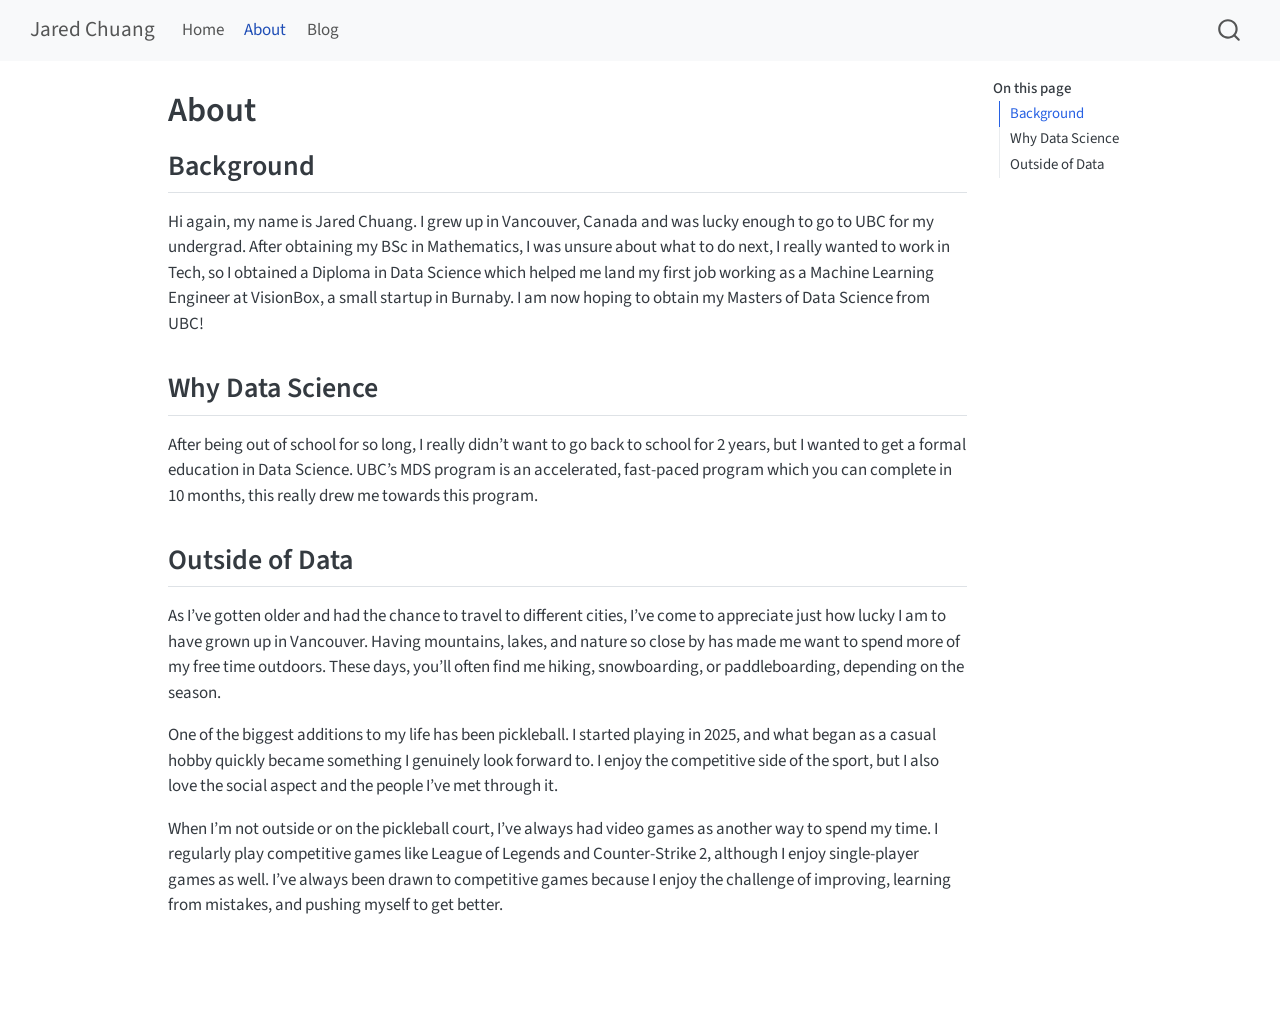
<file: docs/about.html>
<!DOCTYPE html>
<html xmlns="http://www.w3.org/1999/xhtml" lang="en" xml:lang="en"><head>

<meta charset="utf-8">
<meta name="generator" content="quarto-1.10.18">

<meta name="viewport" content="width=device-width, initial-scale=1.0, user-scalable=yes">


<title>About – Jared Chuang</title>
<style>
/* Default styles provided by pandoc.
** See https://pandoc.org/MANUAL.html#variables-for-html for config info.
*/
span.smallcaps{font-variant: small-caps;}
div.columns{display: flex; gap: 1.5em;}
div.column{flex: auto;}
@media screen {
div.columns{gap: min(4vw, 1.5em);}
div.column{overflow-x: auto;}
}
div.hanging-indent{margin-left: 1.5em; text-indent: -1.5em;}
ul.task-list{list-style: none;}
ul.task-list li input[type="checkbox"] {
  width: 0.8em;
  margin: 0 0.8em 0.2em -1em; /* quarto-specific, see https://github.com/quarto-dev/quarto-cli/issues/4556 */ 
  vertical-align: middle;
}
</style>


<script src="site_libs/quarto-nav/quarto-nav.js"></script>
<script src="site_libs/quarto-nav/headroom.min.js"></script>
<script src="site_libs/clipboard/clipboard.min.js"></script>
<script src="site_libs/quarto-search/autocomplete.umd.js"></script>
<script src="site_libs/quarto-search/fuse.min.js"></script>
<script src="site_libs/quarto-search/quarto-search.js"></script>
<meta name="quarto:offset" content="./">
<script src="site_libs/quarto-html/quarto.js" type="module"></script>
<script src="site_libs/quarto-html/tabsets/tabsets.js" type="module"></script>
<script src="site_libs/quarto-html/popper.min.js"></script>
<script src="site_libs/quarto-html/tippy.umd.min.js"></script>
<script src="site_libs/quarto-html/anchor.min.js"></script>
<link href="site_libs/quarto-html/tippy.css" rel="stylesheet">
<link href="site_libs/quarto-html/quarto-syntax-highlighting-64a204ab8560d761af7679ceaba22944.css" rel="stylesheet" id="quarto-text-highlighting-styles">
<script src="site_libs/bootstrap/bootstrap.min.js"></script>
<link href="site_libs/bootstrap/bootstrap-icons.css" rel="stylesheet">
<link href="site_libs/bootstrap/bootstrap-286bed706944ed59a1250a1d58202ec4.min.css" rel="stylesheet" append-hash="true" id="quarto-bootstrap" data-mode="light">
<script id="quarto-search-options" type="application/json">{
  "location": "navbar",
  "copy-button": false,
  "collapse-after": 3,
  "panel-placement": "end",
  "type": "overlay",
  "limit": 50,
  "keyboard-shortcut": [
    "f",
    "/",
    "s"
  ],
  "show-item-context": false,
  "language": {
    "search-no-results-text": "No results",
    "search-matching-documents-text": "matching documents",
    "search-copy-link-title": "Copy link to search",
    "search-hide-matches-text": "Hide additional matches",
    "search-more-match-text": "more match in this document",
    "search-more-matches-text": "more matches in this document",
    "search-clear-button-title": "Clear",
    "search-text-placeholder": "",
    "search-detached-cancel-button-title": "Cancel",
    "search-submit-button-title": "Submit",
    "search-label": "Search"
  }
}</script>


<link rel="stylesheet" href="styles.css">
</head>

<body class="nav-fixed quarto-light">

<div id="quarto-search-results"></div>
  <header id="quarto-header" class="headroom fixed-top">
    <nav class="navbar navbar-expand-lg " data-bs-theme="dark">
      <div class="navbar-container container-fluid">
      <div class="navbar-brand-container mx-auto">
    <a class="navbar-brand" href="./index.html">
    <span class="navbar-title">Jared Chuang</span>
    </a>
  </div>
            <div id="quarto-search" class="" title="Search"></div>
          <button class="navbar-toggler" type="button" data-bs-toggle="collapse" data-bs-target="#navbarCollapse" aria-controls="navbarCollapse" role="menu" aria-expanded="false" aria-label="Toggle navigation" onclick="if (window.quartoToggleHeadroom) { window.quartoToggleHeadroom(); }">
  <span class="navbar-toggler-icon"></span>
</button>
          <div class="collapse navbar-collapse" id="navbarCollapse">
            <ul class="navbar-nav navbar-nav-scroll me-auto">
  <li class="nav-item">
    <a class="nav-link" href="./index.html"> 
<span class="menu-text">Home</span></a>
  </li>  
  <li class="nav-item">
    <a class="nav-link active" href="./about.html" aria-current="page"> 
<span class="menu-text">About</span></a>
  </li>  
  <li class="nav-item">
    <a class="nav-link" href="./blog.html"> 
<span class="menu-text">Blog</span></a>
  </li>  
</ul>
          </div> <!-- /navcollapse -->
            <div class="quarto-navbar-tools">
</div>
      </div> <!-- /container-fluid -->
    </nav>
</header>
<!-- content -->
<div id="quarto-content" class="quarto-container page-columns page-rows-contents page-layout-article page-navbar">
<!-- sidebar -->
<!-- margin-sidebar -->
    <div id="quarto-margin-sidebar" class="sidebar margin-sidebar">
        <nav id="TOC" role="doc-toc" class="toc-active">
    <h2 id="toc-title">On this page</h2>
   
  <ul>
  <li><a href="#background" id="toc-background" class="nav-link active" data-scroll-target="#background">Background</a></li>
  <li><a href="#why-data-science" id="toc-why-data-science" class="nav-link" data-scroll-target="#why-data-science">Why Data Science</a></li>
  <li><a href="#outside-of-data" id="toc-outside-of-data" class="nav-link" data-scroll-target="#outside-of-data">Outside of Data</a></li>
  </ul>
</nav>
    </div>
<!-- main -->
<main class="content" id="quarto-document-content">

<header id="title-block-header" class="quarto-title-block default">
<div class="quarto-title">
<h1 class="title">About</h1>
</div>



<div class="quarto-title-meta">

    
  
    
  </div>
  


</header>


<section id="background" class="level2">
<h2 class="anchored" data-anchor-id="background">Background</h2>
<p>Hi again, my name is Jared Chuang. I grew up in Vancouver, Canada and was lucky enough to go to UBC for my undergrad. After obtaining my BSc in Mathematics, I was unsure about what to do next, I really wanted to work in Tech, so I obtained a Diploma in Data Science which helped me land my first job working as a Machine Learning Engineer at VisionBox, a small startup in Burnaby. I am now hoping to obtain my Masters of Data Science from UBC!</p>
</section>
<section id="why-data-science" class="level2">
<h2 class="anchored" data-anchor-id="why-data-science">Why Data Science</h2>
<p>After being out of school for so long, I really didn’t want to go back to school for 2 years, but I wanted to get a formal education in Data Science. UBC’s MDS program is an accelerated, fast-paced program which you can complete in 10 months, this really drew me towards this program.</p>
</section>
<section id="outside-of-data" class="level2">
<h2 class="anchored" data-anchor-id="outside-of-data">Outside of Data</h2>
<p>As I’ve gotten older and had the chance to travel to different cities, I’ve come to appreciate just how lucky I am to have grown up in Vancouver. Having mountains, lakes, and nature so close by has made me want to spend more of my free time outdoors. These days, you’ll often find me hiking, snowboarding, or paddleboarding, depending on the season.</p>
<p>One of the biggest additions to my life has been pickleball. I started playing in 2025, and what began as a casual hobby quickly became something I genuinely look forward to. I enjoy the competitive side of the sport, but I also love the social aspect and the people I’ve met through it.</p>
<p>When I’m not outside or on the pickleball court, I’ve always had video games as another way to spend my time. I regularly play competitive games like League of Legends and Counter-Strike 2, although I enjoy single-player games as well. I’ve always been drawn to competitive games because I enjoy the challenge of improving, learning from mistakes, and pushing myself to get better.</p>


</section>

</main> <!-- /main -->
<script id="quarto-html-after-body" type="application/javascript">
  window.document.addEventListener("DOMContentLoaded", function (event) {
    const icon = "";
    const anchorJS = new window.AnchorJS();
    anchorJS.options = {
      placement: 'right',
      icon: icon
    };
    anchorJS.add('.anchored');
    const isCodeAnnotation = (el) => {
      for (const clz of el.classList) {
        if (clz.startsWith('code-annotation-')) {                     
          return true;
        }
      }
      return false;
    }
    const onCopySuccess = function(e) {
      // button target
      const button = e.trigger;
      // don't keep focus
      button.blur();
      // flash "checked"
      button.classList.add('code-copy-button-checked');
      var currentTitle = button.getAttribute("title");
      button.setAttribute("title", "Copied!");
      let tooltip;
      if (window.bootstrap) {
        button.setAttribute("data-bs-toggle", "tooltip");
        button.setAttribute("data-bs-placement", "left");
        button.setAttribute("data-bs-title", "Copied!");
        tooltip = new bootstrap.Tooltip(button, 
          { trigger: "manual", 
            customClass: "code-copy-button-tooltip",
            offset: [0, -8]});
        tooltip.show();    
      }
      setTimeout(function() {
        if (tooltip) {
          tooltip.hide();
          button.removeAttribute("data-bs-title");
          button.removeAttribute("data-bs-toggle");
          button.removeAttribute("data-bs-placement");
        }
        button.setAttribute("title", currentTitle);
        button.classList.remove('code-copy-button-checked');
      }, 1000);
      // clear code selection
      e.clearSelection();
    }
    const getTextToCopy = function(trigger) {
      const outerScaffold = trigger.parentElement.cloneNode(true);
      const codeEl = outerScaffold.querySelector('code');
      for (const childEl of codeEl.children) {
        if (isCodeAnnotation(childEl)) {
          childEl.remove();
        }
      }
      return codeEl.innerText;
    }
    const clipboard = new window.ClipboardJS('.code-copy-button:not([data-in-quarto-modal])', {
      text: getTextToCopy
    });
    clipboard.on('success', onCopySuccess);
    if (window.document.getElementById('quarto-embedded-source-code-modal')) {
      const clipboardModal = new window.ClipboardJS('.code-copy-button[data-in-quarto-modal]', {
        text: getTextToCopy,
        container: window.document.getElementById('quarto-embedded-source-code-modal')
      });
      clipboardModal.on('success', onCopySuccess);
    }
      var localhostRegex = new RegExp(/^(?:http|https):\/\/localhost\:?[0-9]*\//);
      var mailtoRegex = new RegExp(/^mailto:/);
        var filterRegex = new RegExp('/' + window.location.host + '/');
      var isInternal = (href) => {
          return filterRegex.test(href) || localhostRegex.test(href) || mailtoRegex.test(href);
      }
      // Inspect non-navigation links and adorn them if external
     var links = window.document.querySelectorAll('a[href]:not(.nav-link):not(.navbar-brand):not(.toc-action):not(.sidebar-link):not(.sidebar-item-toggle):not(.pagination-link):not(.no-external):not([aria-hidden]):not(.dropdown-item):not(.quarto-navigation-tool):not(.about-link)');
      for (var i=0; i<links.length; i++) {
        const link = links[i];
        if (!isInternal(link.href)) {
          // undo the damage that might have been done by quarto-nav.js in the case of
          // links that we want to consider external
          if (link.dataset.originalHref !== undefined) {
            link.href = link.dataset.originalHref;
          }
        }
      }
    function tippyHover(el, contentFn, onTriggerFn, onUntriggerFn) {
      const config = {
        allowHTML: true,
        maxWidth: 500,
        delay: 100,
        arrow: false,
        appendTo: function(el) {
            return el.parentElement;
        },
        interactive: true,
        interactiveBorder: 10,
        theme: 'quarto',
        placement: 'bottom-start',
      };
      if (contentFn) {
        config.content = contentFn;
      }
      if (onTriggerFn) {
        config.onTrigger = onTriggerFn;
      }
      if (onUntriggerFn) {
        config.onUntrigger = onUntriggerFn;
      }
      window.tippy(el, config); 
    }
    const noterefs = window.document.querySelectorAll('a[role="doc-noteref"]');
    for (var i=0; i<noterefs.length; i++) {
      const ref = noterefs[i];
      tippyHover(ref, function() {
        // use id or data attribute instead here
        let href = ref.getAttribute('data-footnote-href') || ref.getAttribute('href');
        try { href = new URL(href).hash; } catch {}
        const id = href.replace(/^#\/?/, "");
        const note = window.document.getElementById(id);
        if (note) {
          return note.innerHTML;
        } else {
          return "";
        }
      });
    }
    const xrefs = window.document.querySelectorAll('a.quarto-xref');
    const processXRef = (id, note) => {
      // Strip column container classes
      const stripColumnClz = (el) => {
        el.classList.remove("page-full", "page-columns");
        if (el.children) {
          for (const child of el.children) {
            stripColumnClz(child);
          }
        }
      }
      stripColumnClz(note)
      if (id === null || id.startsWith('sec-')) {
        // Special case sections, only their first couple elements
        const container = document.createElement("div");
        if (note.children && note.children.length > 2) {
          container.appendChild(note.children[0].cloneNode(true));
          for (let i = 1; i < note.children.length; i++) {
            const child = note.children[i];
            if (child.tagName === "P" && child.innerText === "") {
              continue;
            } else {
              container.appendChild(child.cloneNode(true));
              break;
            }
          }
          if (window.Quarto?.typesetMath) {
            window.Quarto.typesetMath(container);
          }
          return container.innerHTML
        } else {
          if (window.Quarto?.typesetMath) {
            window.Quarto.typesetMath(note);
          }
          return note.innerHTML;
        }
      } else {
        // Remove any anchor links if they are present
        const anchorLink = note.querySelector('a.anchorjs-link');
        if (anchorLink) {
          anchorLink.remove();
        }
        if (window.Quarto?.typesetMath) {
          window.Quarto.typesetMath(note);
        }
        if (note.classList.contains("callout")) {
          return note.outerHTML;
        } else {
          return note.innerHTML;
        }
      }
    }
    for (var i=0; i<xrefs.length; i++) {
      const xref = xrefs[i];
      tippyHover(xref, undefined, function(instance) {
        instance.disable();
        let url = xref.getAttribute('href');
        let hash = undefined; 
        if (url.startsWith('#')) {
          hash = url;
        } else {
          try { hash = new URL(url).hash; } catch {}
        }
        if (hash) {
          const id = hash.replace(/^#\/?/, "");
          const note = window.document.getElementById(id);
          if (note !== null) {
            try {
              const html = processXRef(id, note.cloneNode(true));
              instance.setContent(html);
            } finally {
              instance.enable();
              instance.show();
            }
          } else {
            // See if we can fetch this
            fetch(url.split('#')[0])
            .then(res => res.text())
            .then(html => {
              const parser = new DOMParser();
              const htmlDoc = parser.parseFromString(html, "text/html");
              const note = htmlDoc.getElementById(id);
              if (note !== null) {
                const html = processXRef(id, note);
                instance.setContent(html);
              } 
            }).finally(() => {
              instance.enable();
              instance.show();
            });
          }
        } else {
          // See if we can fetch a full url (with no hash to target)
          // This is a special case and we should probably do some content thinning / targeting
          fetch(url)
          .then(res => res.text())
          .then(html => {
            const parser = new DOMParser();
            const htmlDoc = parser.parseFromString(html, "text/html");
            const note = htmlDoc.querySelector('main.content');
            if (note !== null) {
              // This should only happen for chapter cross references
              // (since there is no id in the URL)
              // remove the first header
              if (note.children.length > 0 && note.children[0].tagName === "HEADER") {
                note.children[0].remove();
              }
              const html = processXRef(null, note);
              instance.setContent(html);
            } 
          }).finally(() => {
            instance.enable();
            instance.show();
          });
        }
      }, function(instance) {
      });
    }
        let selectedAnnoteEl;
        const selectorForAnnotation = ( cell, annotation) => {
          let cellAttr = 'data-code-cell="' + cell + '"';
          let lineAttr = 'data-code-annotation="' +  annotation + '"';
          const selector = 'span[' + cellAttr + '][' + lineAttr + ']';
          return selector;
        }
        const selectCodeLines = (annoteEl) => {
          const doc = window.document;
          const targetCell = annoteEl.getAttribute("data-target-cell");
          const targetAnnotation = annoteEl.getAttribute("data-target-annotation");
          const annoteSpan = window.document.querySelector(selectorForAnnotation(targetCell, targetAnnotation));
          const lines = annoteSpan.getAttribute("data-code-lines").split(",");
          const lineIds = lines.map((line) => {
            return targetCell + "-" + line;
          })
          let top = null;
          let height = null;
          let parent = null;
          if (lineIds.length > 0) {
              //compute the position of the single el (top and bottom and make a div)
              const el = window.document.getElementById(lineIds[0]);
              top = el.offsetTop;
              height = el.offsetHeight;
              parent = el.parentElement.parentElement;
            if (lineIds.length > 1) {
              const lastEl = window.document.getElementById(lineIds[lineIds.length - 1]);
              const bottom = lastEl.offsetTop + lastEl.offsetHeight;
              height = bottom - top;
            }
            if (top !== null && height !== null && parent !== null) {
              // cook up a div (if necessary) and position it 
              let div = window.document.getElementById("code-annotation-line-highlight");
              if (div === null) {
                div = window.document.createElement("div");
                div.setAttribute("id", "code-annotation-line-highlight");
                div.style.position = 'absolute';
                parent.appendChild(div);
              }
              div.style.top = top - 2 + "px";
              div.style.height = height + 4 + "px";
              div.style.left = 0;
              let gutterDiv = window.document.getElementById("code-annotation-line-highlight-gutter");
              if (gutterDiv === null) {
                gutterDiv = window.document.createElement("div");
                gutterDiv.setAttribute("id", "code-annotation-line-highlight-gutter");
                gutterDiv.style.position = 'absolute';
                const codeCell = window.document.getElementById(targetCell);
                const gutter = codeCell.querySelector('.code-annotation-gutter');
                gutter.appendChild(gutterDiv);
              }
              gutterDiv.style.top = top - 2 + "px";
              gutterDiv.style.height = height + 4 + "px";
            }
            selectedAnnoteEl = annoteEl;
          }
        };
        const unselectCodeLines = () => {
          const elementsIds = ["code-annotation-line-highlight", "code-annotation-line-highlight-gutter"];
          elementsIds.forEach((elId) => {
            const div = window.document.getElementById(elId);
            if (div) {
              div.remove();
            }
          });
          selectedAnnoteEl = undefined;
        };
          // Handle positioning of the toggle
      window.addEventListener(
        "resize",
        throttle(() => {
          elRect = undefined;
          if (selectedAnnoteEl) {
            selectCodeLines(selectedAnnoteEl);
          }
        }, 10)
      );
      function throttle(fn, ms) {
      let throttle = false;
      let timer;
        return (...args) => {
          if(!throttle) { // first call gets through
              fn.apply(this, args);
              throttle = true;
          } else { // all the others get throttled
              if(timer) clearTimeout(timer); // cancel #2
              timer = setTimeout(() => {
                fn.apply(this, args);
                timer = throttle = false;
              }, ms);
          }
        };
      }
        // Attach click handler to the DT
        const annoteDls = window.document.querySelectorAll('dt[data-target-cell]');
        for (const annoteDlNode of annoteDls) {
          annoteDlNode.addEventListener('click', (event) => {
            const clickedEl = event.target;
            if (clickedEl !== selectedAnnoteEl) {
              unselectCodeLines();
              const activeEl = window.document.querySelector('dt[data-target-cell].code-annotation-active');
              if (activeEl) {
                activeEl.classList.remove('code-annotation-active');
              }
              selectCodeLines(clickedEl);
              clickedEl.classList.add('code-annotation-active');
            } else {
              // Unselect the line
              unselectCodeLines();
              clickedEl.classList.remove('code-annotation-active');
            }
          });
        }
    const findCites = (el) => {
      const parentEl = el.parentElement;
      if (parentEl) {
        const cites = parentEl.dataset.cites;
        if (cites) {
          return {
            el,
            cites: cites.split(' ')
          };
        } else {
          return findCites(el.parentElement)
        }
      } else {
        return undefined;
      }
    };
    var bibliorefs = window.document.querySelectorAll('a[role="doc-biblioref"]');
    for (var i=0; i<bibliorefs.length; i++) {
      const ref = bibliorefs[i];
      const citeInfo = findCites(ref);
      if (citeInfo) {
        tippyHover(citeInfo.el, function() {
          var popup = window.document.createElement('div');
          citeInfo.cites.forEach(function(cite) {
            var citeDiv = window.document.createElement('div');
            citeDiv.classList.add('hanging-indent');
            citeDiv.classList.add('csl-entry');
            var biblioDiv = window.document.getElementById('ref-' + cite);
            if (biblioDiv) {
              citeDiv.innerHTML = biblioDiv.innerHTML;
            }
            popup.appendChild(citeDiv);
          });
          return popup.innerHTML;
        });
      }
    }
  });
  </script>
</div> <!-- /content -->




</body></html>
</file>
<file: docs/site_libs/quarto-html/tippy.css>
.tippy-box[data-animation=fade][data-state=hidden]{opacity:0}[data-tippy-root]{max-width:calc(100vw - 10px)}.tippy-box{position:relative;background-color:#333;color:#fff;border-radius:4px;font-size:14px;line-height:1.4;white-space:normal;outline:0;transition-property:transform,visibility,opacity}.tippy-box[data-placement^=top]>.tippy-arrow{bottom:0}.tippy-box[data-placement^=top]>.tippy-arrow:before{bottom:-7px;left:0;border-width:8px 8px 0;border-top-color:initial;transform-origin:center top}.tippy-box[data-placement^=bottom]>.tippy-arrow{top:0}.tippy-box[data-placement^=bottom]>.tippy-arrow:before{top:-7px;left:0;border-width:0 8px 8px;border-bottom-color:initial;transform-origin:center bottom}.tippy-box[data-placement^=left]>.tippy-arrow{right:0}.tippy-box[data-placement^=left]>.tippy-arrow:before{border-width:8px 0 8px 8px;border-left-color:initial;right:-7px;transform-origin:center left}.tippy-box[data-placement^=right]>.tippy-arrow{left:0}.tippy-box[data-placement^=right]>.tippy-arrow:before{left:-7px;border-width:8px 8px 8px 0;border-right-color:initial;transform-origin:center right}.tippy-box[data-inertia][data-state=visible]{transition-timing-function:cubic-bezier(.54,1.5,.38,1.11)}.tippy-arrow{width:16px;height:16px;color:#333}.tippy-arrow:before{content:"";position:absolute;border-color:transparent;border-style:solid}.tippy-content{position:relative;padding:5px 9px;z-index:1}
</file>
<file: docs/site_libs/quarto-html/quarto-syntax-highlighting-64a204ab8560d761af7679ceaba22944.css>
/* quarto syntax highlight colors */
:root {
  --quarto-hl-ot-color: #003B4F;
  --quarto-hl-at-color: #657422;
  --quarto-hl-ss-color: #20794D;
  --quarto-hl-an-color: #5E5E5E;
  --quarto-hl-fu-color: #4758AB;
  --quarto-hl-st-color: #20794D;
  --quarto-hl-cf-color: #003B4F;
  --quarto-hl-op-color: #5E5E5E;
  --quarto-hl-er-color: #AD0000;
  --quarto-hl-bn-color: #AD0000;
  --quarto-hl-al-color: #AD0000;
  --quarto-hl-va-color: #111111;
  --quarto-hl-bu-color: inherit;
  --quarto-hl-ex-color: inherit;
  --quarto-hl-pp-color: #AD0000;
  --quarto-hl-in-color: #5E5E5E;
  --quarto-hl-vs-color: #20794D;
  --quarto-hl-wa-color: #5E5E5E;
  --quarto-hl-do-color: #5E5E5E;
  --quarto-hl-im-color: #00769E;
  --quarto-hl-ch-color: #20794D;
  --quarto-hl-dt-color: #AD0000;
  --quarto-hl-fl-color: #AD0000;
  --quarto-hl-co-color: #5E5E5E;
  --quarto-hl-cv-color: #5E5E5E;
  --quarto-hl-cn-color: #8f5902;
  --quarto-hl-sc-color: #5E5E5E;
  --quarto-hl-dv-color: #AD0000;
  --quarto-hl-kw-color: #003B4F;
}

/* other quarto variables */
:root {
  --quarto-font-monospace: SFMono-Regular, Menlo, Monaco, Consolas, "Liberation Mono", "Courier New", monospace;
}

/* syntax highlight based on Pandoc's rules */
pre > code.sourceCode > span {
  color: #003B4F;
}

code.sourceCode > span {
  color: #003B4F;
}

div.sourceCode,
div.sourceCode pre.sourceCode {
  color: #003B4F;
}

/* Normal */
code span {
  color: #003B4F;
}

/* Alert */
code span.al {
  color: #AD0000;
  font-style: inherit;
}

/* Annotation */
code span.an {
  color: #5E5E5E;
  font-style: inherit;
}

/* Attribute */
code span.at {
  color: #657422;
  font-style: inherit;
}

/* BaseN */
code span.bn {
  color: #AD0000;
  font-style: inherit;
}

/* BuiltIn */
code span.bu {
  font-style: inherit;
}

/* ControlFlow */
code span.cf {
  color: #003B4F;
  font-weight: bold;
  font-style: inherit;
}

/* Char */
code span.ch {
  color: #20794D;
  font-style: inherit;
}

/* Constant */
code span.cn {
  color: #8f5902;
  font-style: inherit;
}

/* Comment */
code span.co {
  color: #5E5E5E;
  font-style: inherit;
}

/* CommentVar */
code span.cv {
  color: #5E5E5E;
  font-style: italic;
}

/* Documentation */
code span.do {
  color: #5E5E5E;
  font-style: italic;
}

/* DataType */
code span.dt {
  color: #AD0000;
  font-style: inherit;
}

/* DecVal */
code span.dv {
  color: #AD0000;
  font-style: inherit;
}

/* Error */
code span.er {
  color: #AD0000;
  font-style: inherit;
}

/* Extension */
code span.ex {
  font-style: inherit;
}

/* Float */
code span.fl {
  color: #AD0000;
  font-style: inherit;
}

/* Function */
code span.fu {
  color: #4758AB;
  font-style: inherit;
}

/* Import */
code span.im {
  color: #00769E;
  font-style: inherit;
}

/* Information */
code span.in {
  color: #5E5E5E;
  font-style: inherit;
}

/* Keyword */
code span.kw {
  color: #003B4F;
  font-weight: bold;
  font-style: inherit;
}

/* Operator */
code span.op {
  color: #5E5E5E;
  font-style: inherit;
}

/* Other */
code span.ot {
  color: #003B4F;
  font-style: inherit;
}

/* Preprocessor */
code span.pp {
  color: #AD0000;
  font-style: inherit;
}

/* SpecialChar */
code span.sc {
  color: #5E5E5E;
  font-style: inherit;
}

/* SpecialString */
code span.ss {
  color: #20794D;
  font-style: inherit;
}

/* String */
code span.st {
  color: #20794D;
  font-style: inherit;
}

/* Variable */
code span.va {
  color: #111111;
  font-style: inherit;
}

/* VerbatimString */
code span.vs {
  color: #20794D;
  font-style: inherit;
}

/* Warning */
code span.wa {
  color: #5E5E5E;
  font-style: italic;
}

.prevent-inlining {
  content: "</";
}

/*# sourceMappingURL=9d8d5bb603a83b8298b89080a598c93b.css.map */
</file>
<file: docs/styles.css>
/* css styles */
</file>
